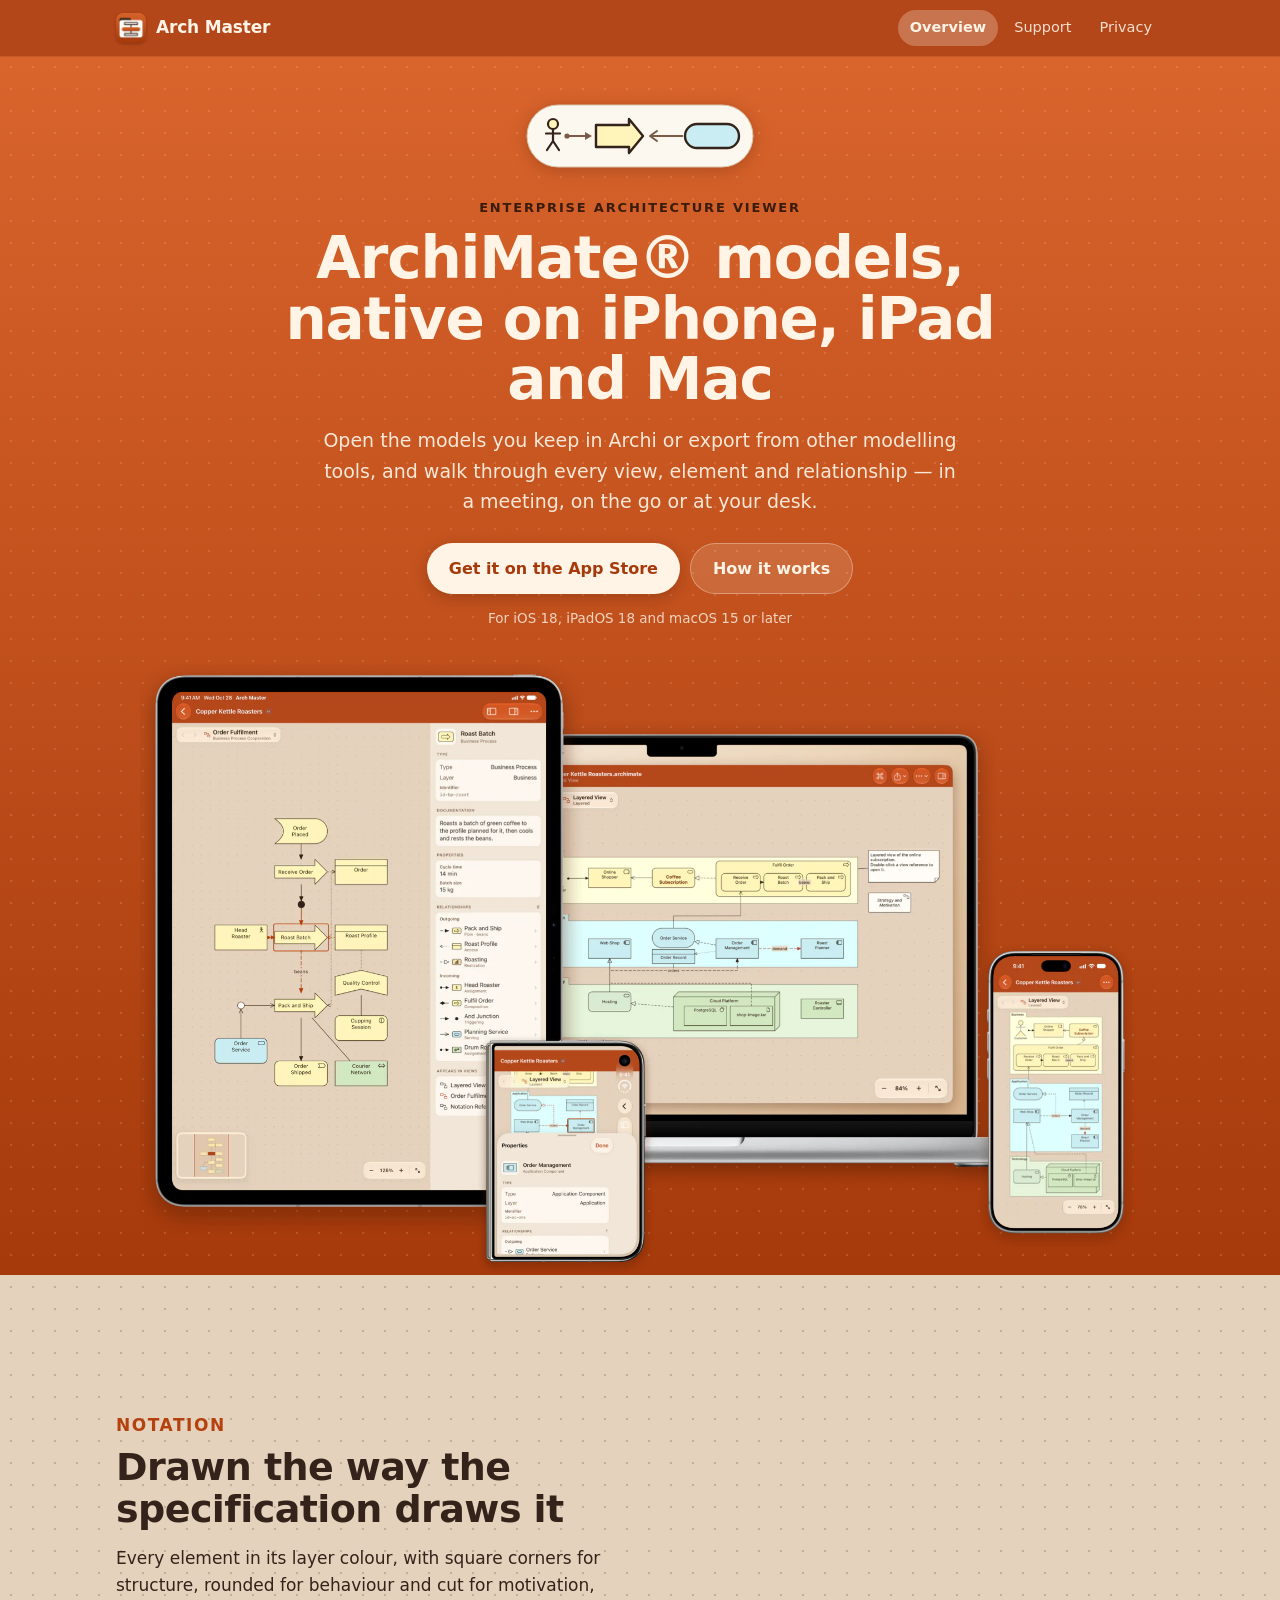
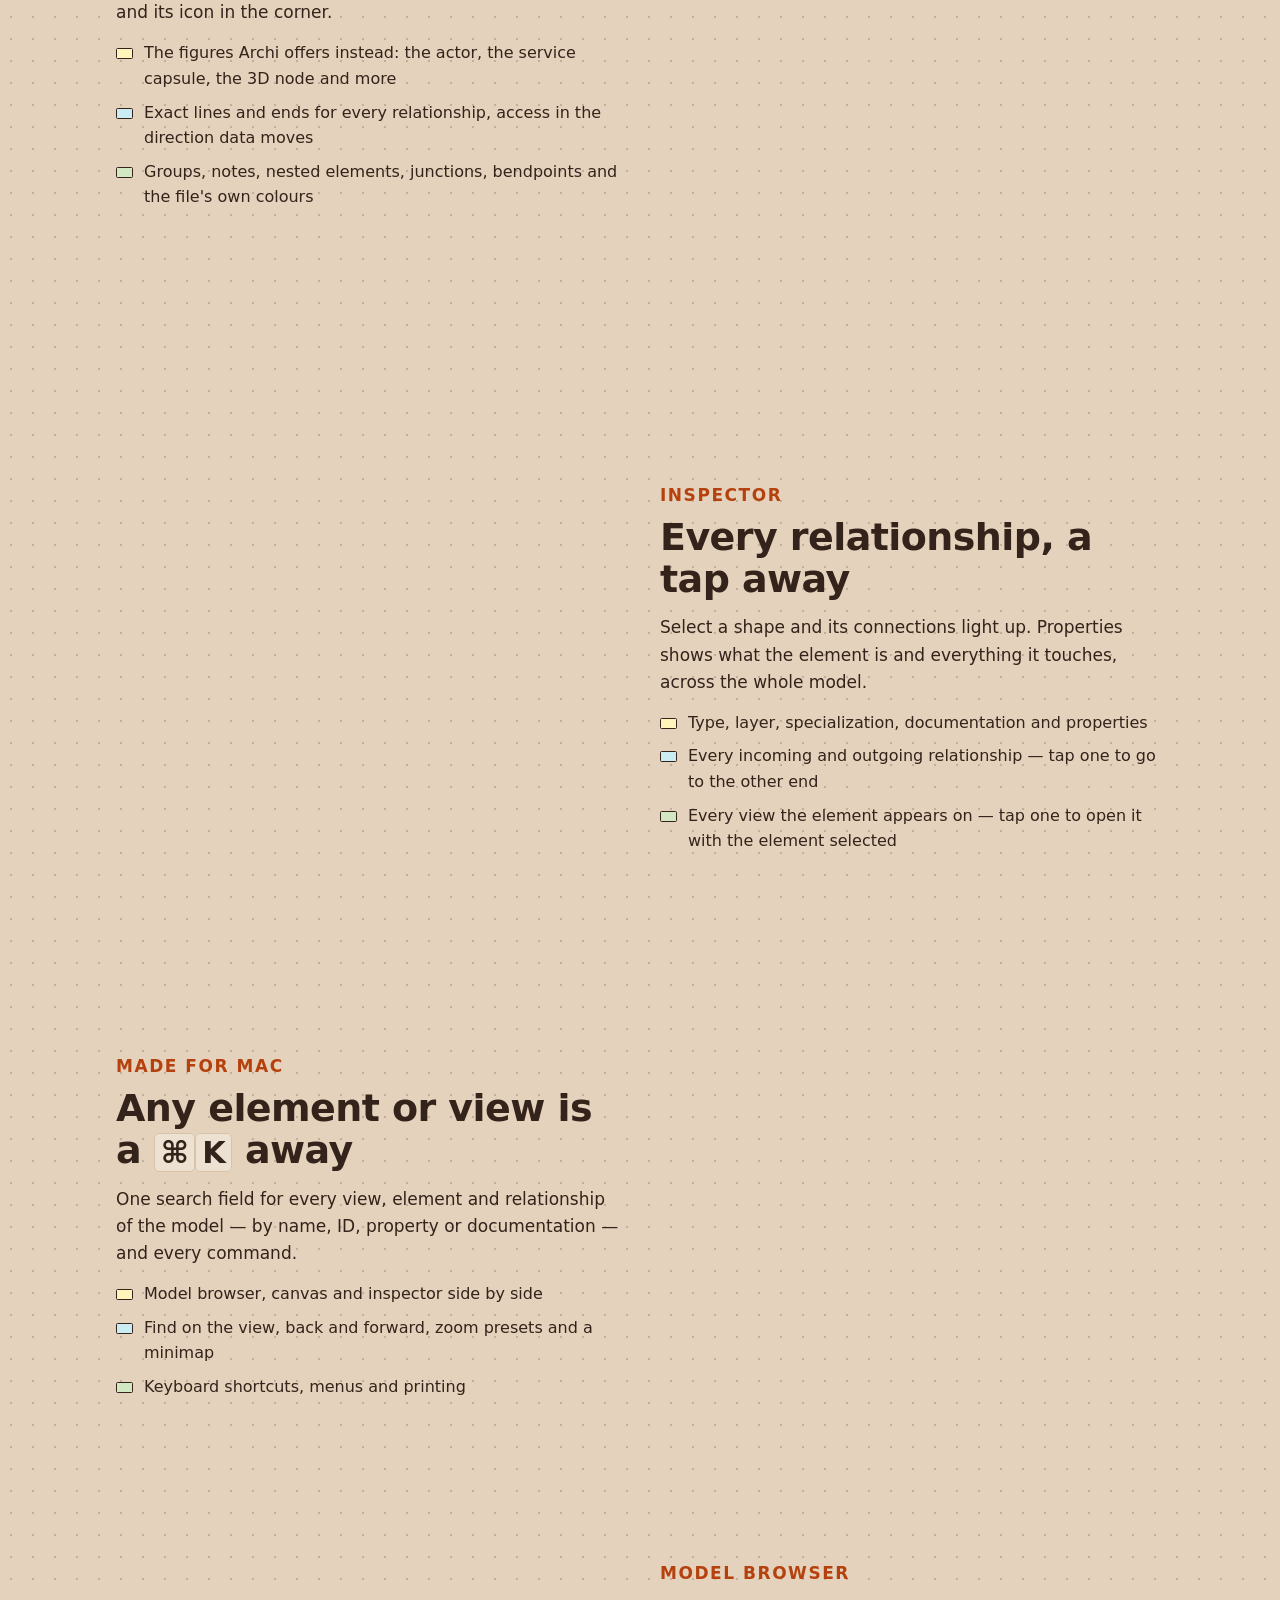
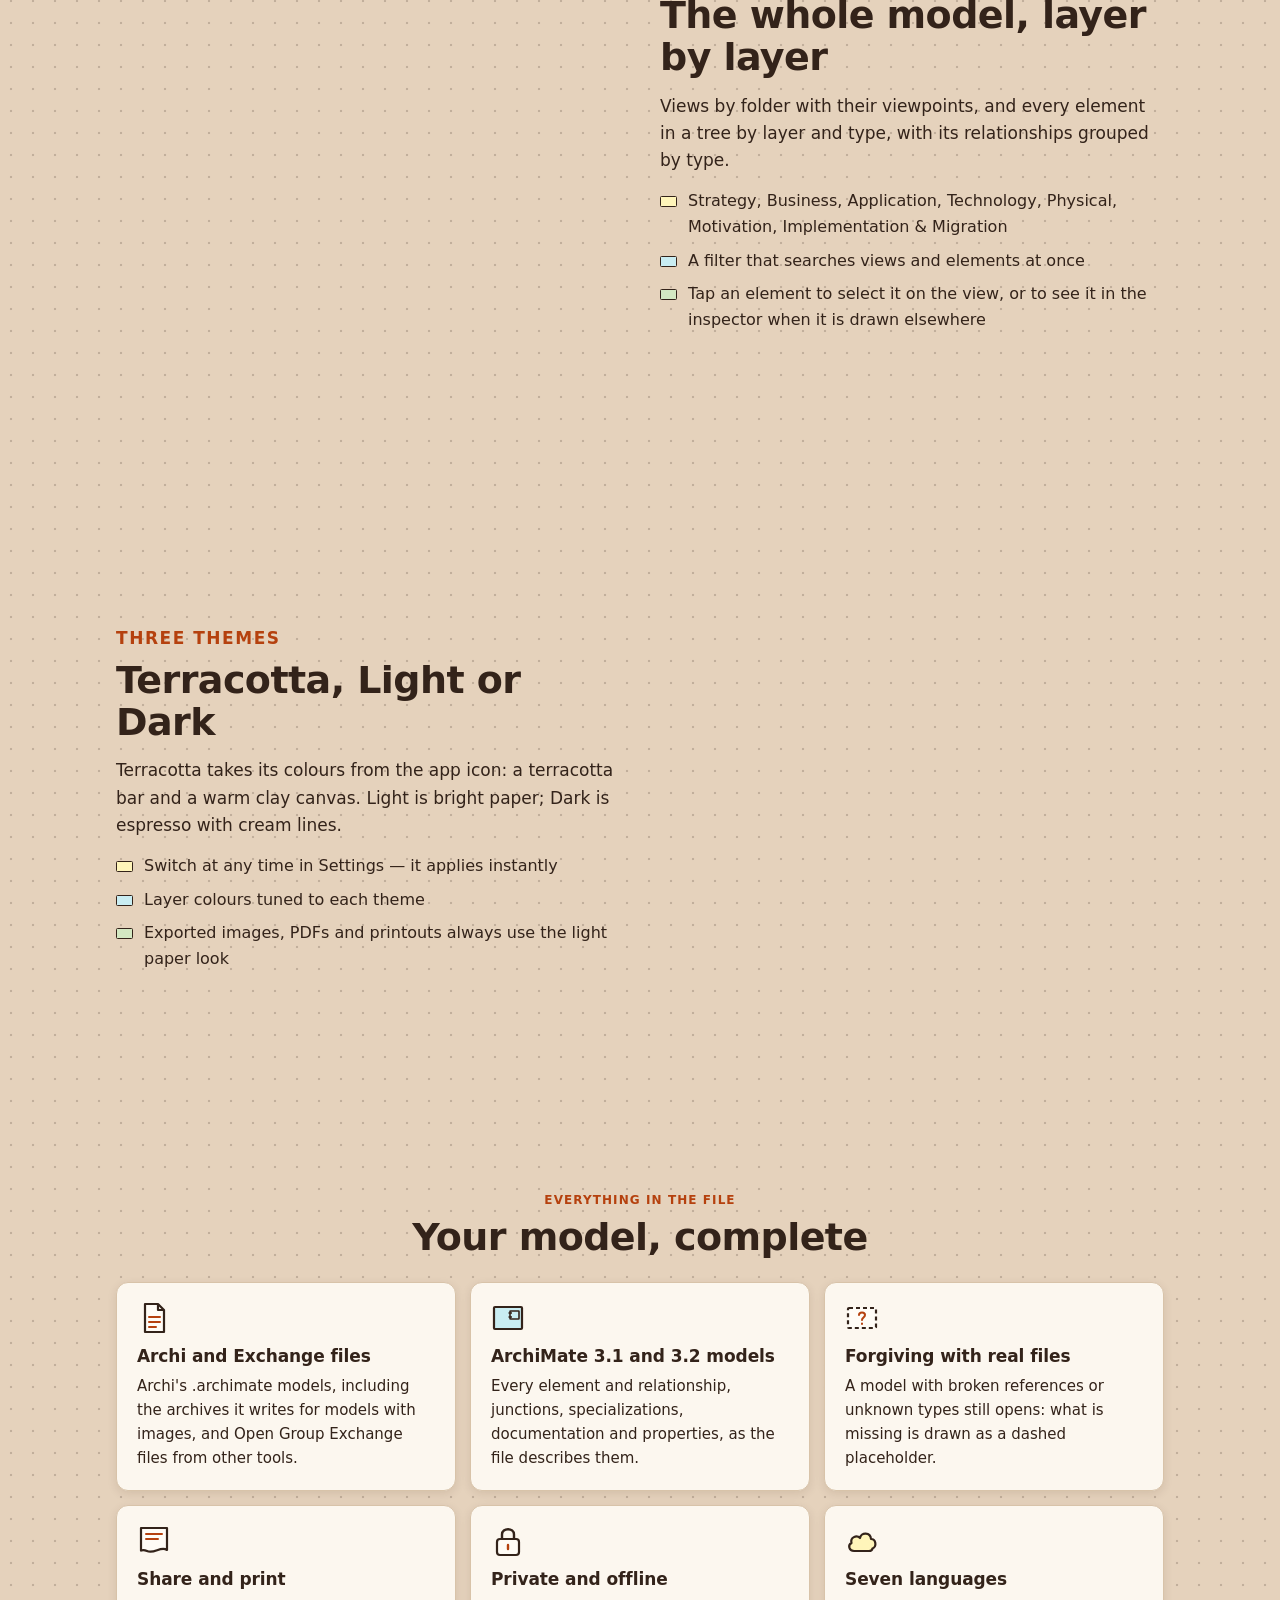
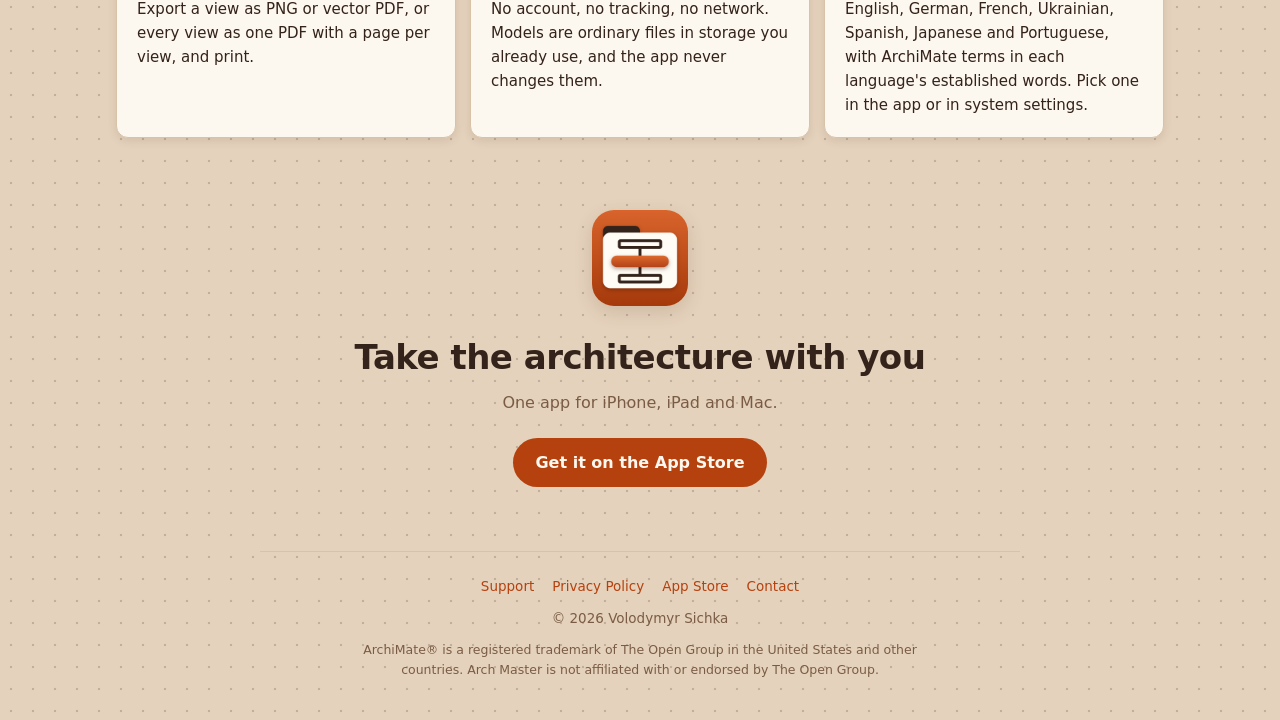
<file: index.html>
<!DOCTYPE html>
<html lang="en">
  <head>
    <meta charset="UTF-8" />
    <meta name="viewport" content="width=device-width, initial-scale=1" />
    <title>Arch Master</title>
    <meta http-equiv="refresh" content="0; url=marketing.html" />
    <link rel="canonical" href="https://vybgss.github.io/arch-master-docs/marketing.html" />
    <link rel="icon" href="assets/favicon.ico" sizes="16x16 32x32 48x48" />
    <link rel="icon" type="image/png" sizes="64x64" href="assets/favicon.png" media="(prefers-color-scheme: light)" />
    <link rel="icon" type="image/png" sizes="64x64" href="assets/favicon-dark.png" media="(prefers-color-scheme: dark)" />
    <link rel="apple-touch-icon" sizes="180x180" href="assets/apple-touch-icon.png" />
    <link rel="manifest" href="site.webmanifest" />
  </head>
  <body>
    <p><a href="marketing.html">Arch Master</a></p>
  </body>
</html>
</file>
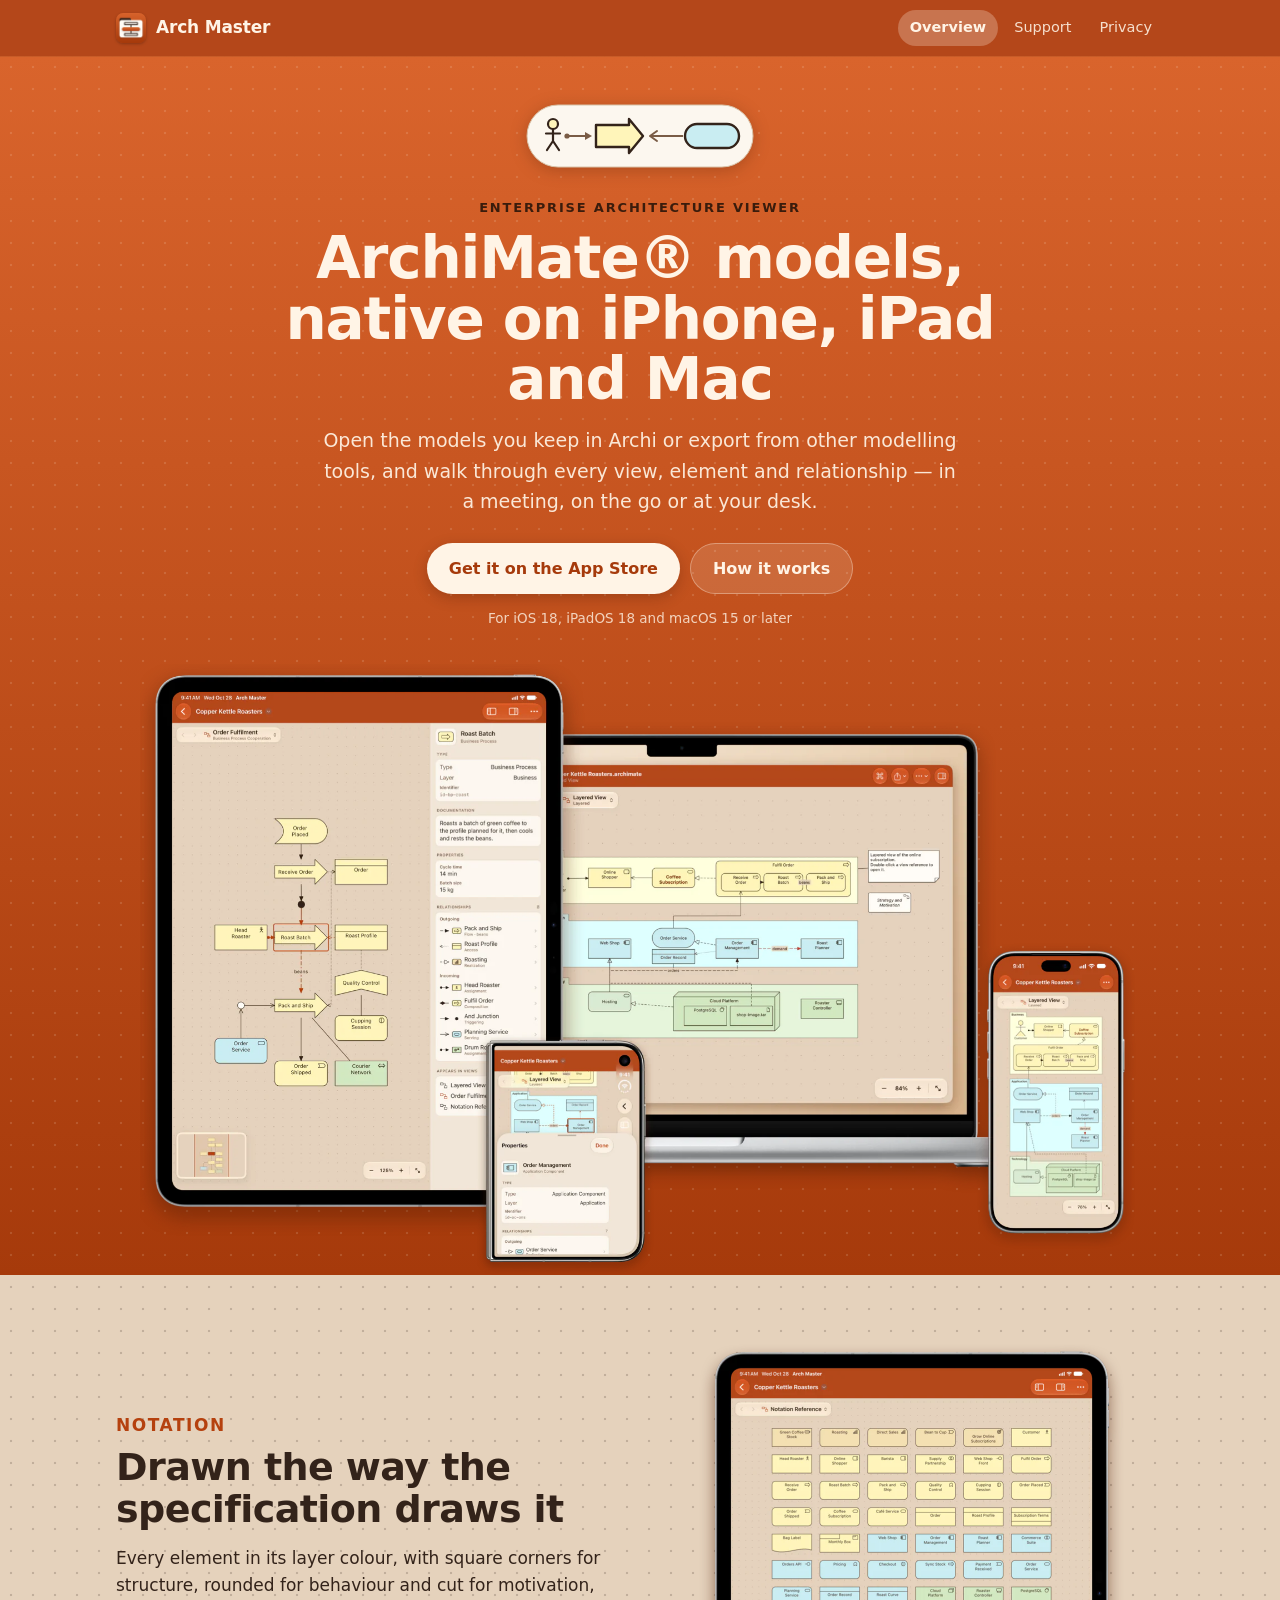
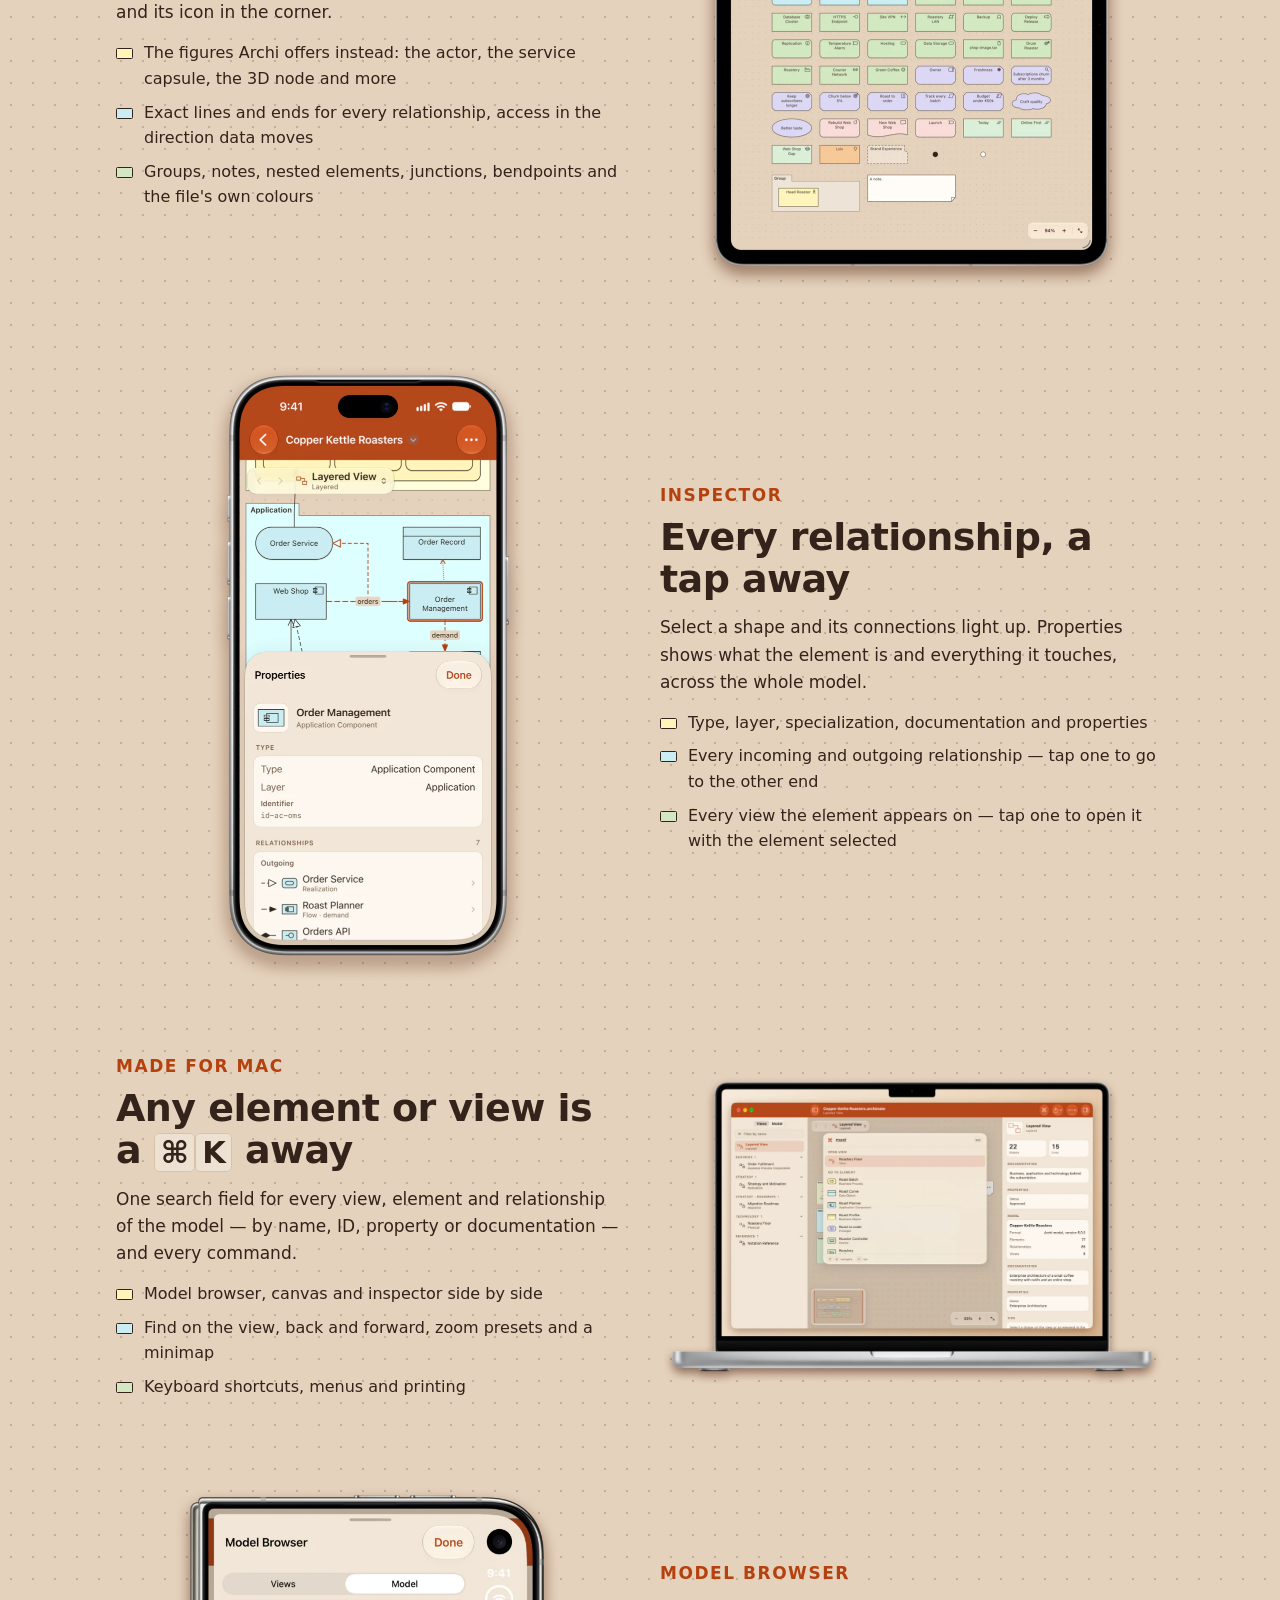
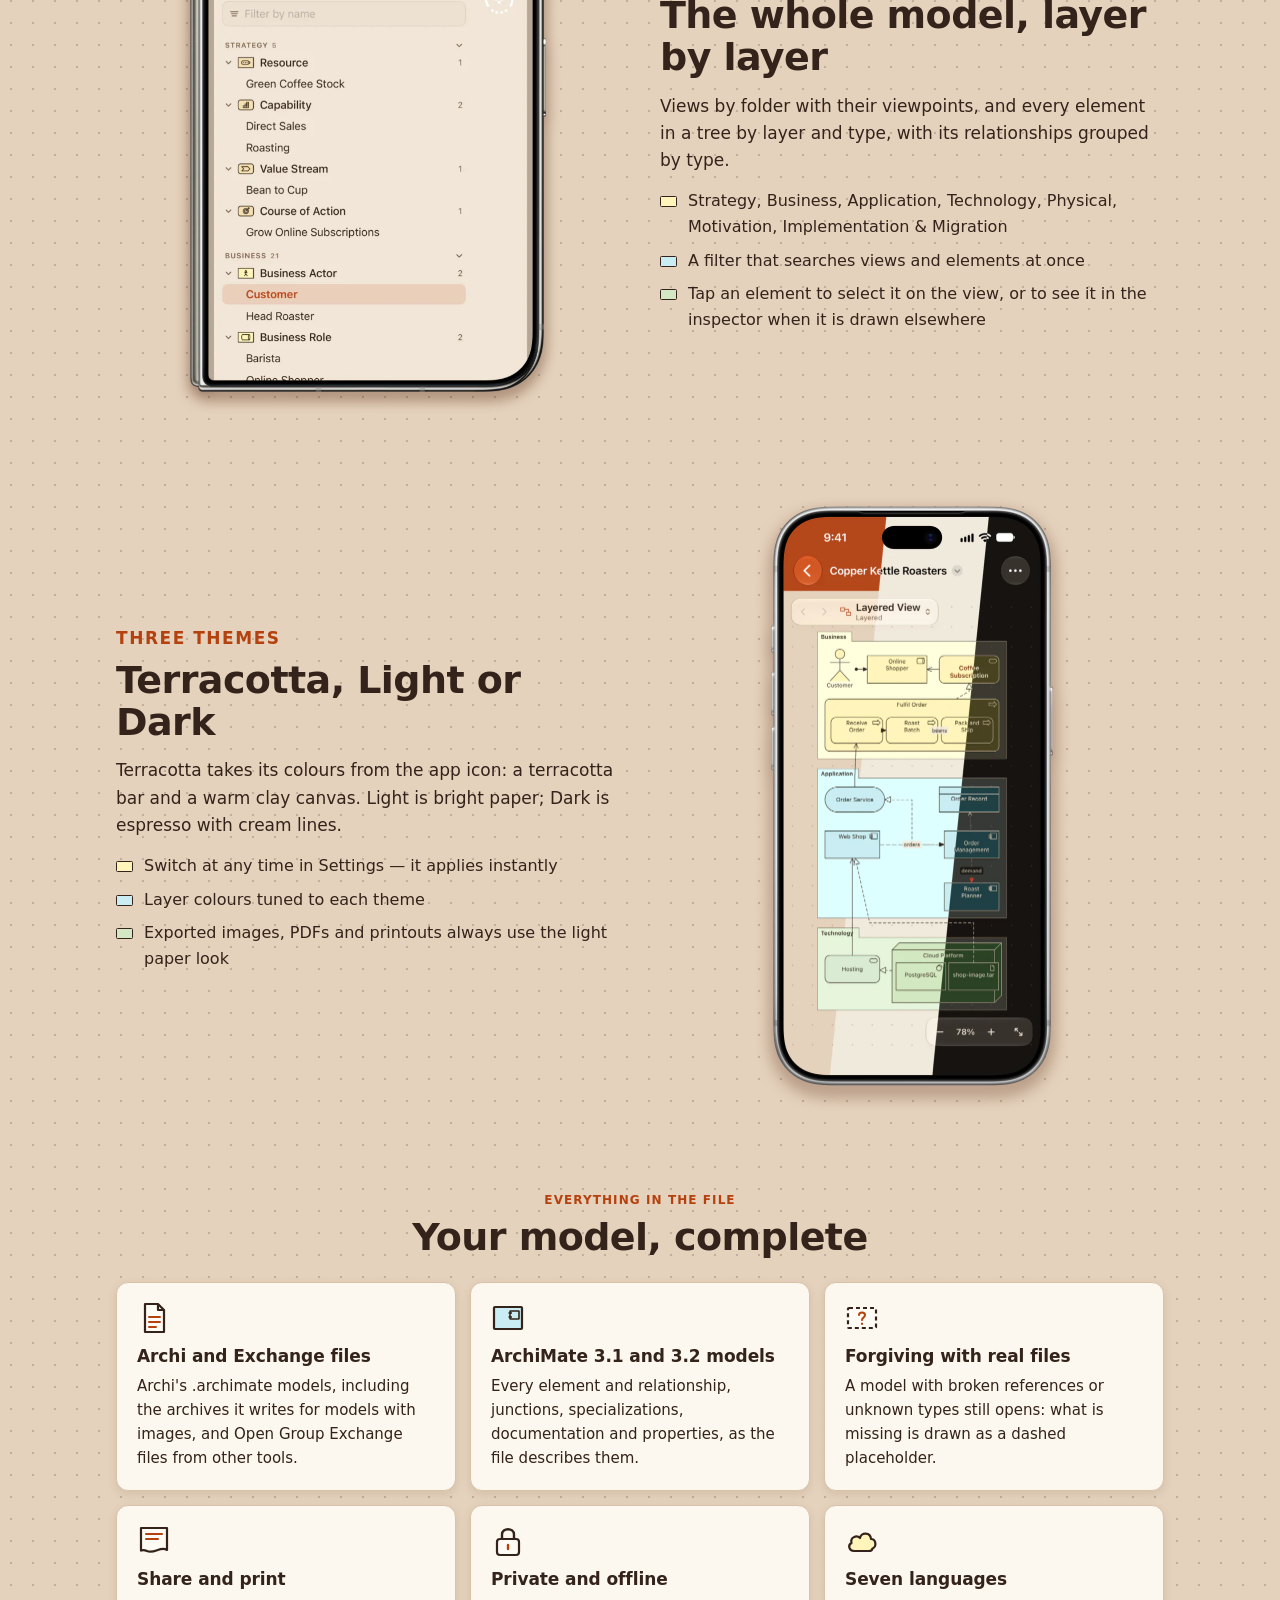
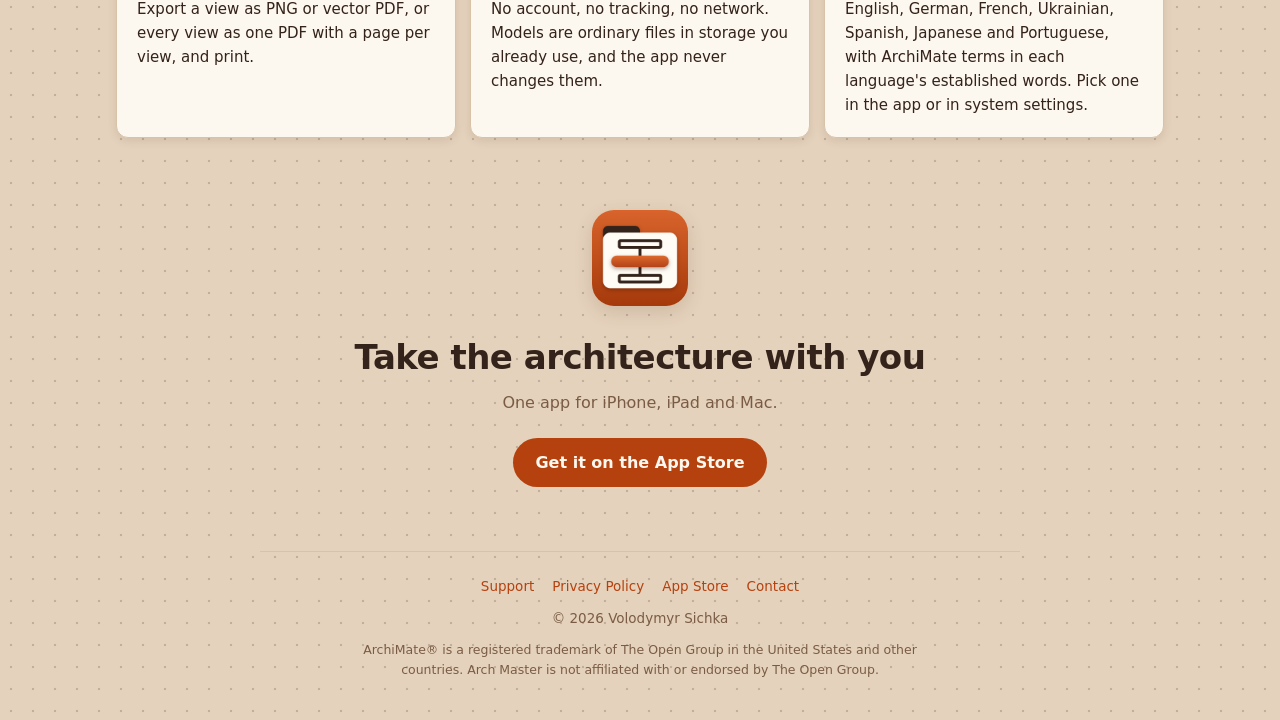
<file: marketing.html>
<!DOCTYPE html>
<html lang="en">

<head>
  <meta charset="UTF-8" />
  <meta name="viewport" content="width=device-width, initial-scale=1, viewport-fit=cover" />
  <title>Arch Master — a viewer for ArchiMate® models on iPhone, iPad and Mac</title>
  <meta name="description"
    content="Arch Master opens ArchiMate models from Archi and other modelling tools on iPhone, iPad and Mac. Every view drawn to the spec, every relationship a tap away." />
  <meta name="theme-color" content="#b4471a" media="(prefers-color-scheme: light)" />
  <meta name="theme-color" content="#1c1814" media="(prefers-color-scheme: dark)" />
  <meta property="og:type" content="website" />
  <meta property="og:title" content="Arch Master — your architecture on iPhone, iPad and Mac" />
  <meta property="og:description"
    content="A native viewer for ArchiMate models. Every view drawn to the spec, every relationship a tap away." />
  <meta property="og:image" content="https://vybgss.github.io/arch-master-docs/assets/og-image.jpg" />
  <meta name="twitter:card" content="summary_large_image" />
  <meta name="apple-itunes-app" content="app-id=6828023775" />
  <link rel="icon" href="assets/favicon.ico" sizes="16x16 32x32 48x48" />
  <link rel="icon" type="image/png" sizes="64x64" href="assets/favicon.png" media="(prefers-color-scheme: light)" />
  <link rel="icon" type="image/png" sizes="64x64" href="assets/favicon-dark.png" media="(prefers-color-scheme: dark)" />
  <link rel="apple-touch-icon" sizes="180x180" href="assets/apple-touch-icon.png" />
  <link rel="manifest" href="site.webmanifest" />
  <link rel="stylesheet" href="assets/site.css" />
</head>

<body>
  <header class="bar">
    <div class="bar-inner">
      <a class="brand" href="marketing.html"><img src="assets/icon.png" alt="" /><span>Arch Master</span></a>
      <nav class="nav" aria-label="Site">
        <a href="marketing.html" aria-current="page">Overview</a>
        <a href="support.html">Support</a>
        <a href="privacy-policy.html">Privacy</a>
      </nav>
    </div>
  </header>

  <main>
    <section class="hero">
      <div class="hero-inner">
        <!-- A fragment of a layered view as the app draws it: an actor assigned to a business
             process that an application service serves. -->
        <svg class="flow" viewBox="0 0 228 64" role="img" aria-label="A business actor assigned to a business process, served by an application service">
          <rect x="1" y="1" width="226" height="62" rx="31" style="fill: var(--card); stroke: var(--hairline)" />
          <g class="shape-ink" fill="none" stroke-width="2.2" stroke-linecap="round">
            <circle cx="27" cy="20" r="5" class="fill-business" />
            <path d="M27 25 V37 M20 29.5 H34 M27 37 L21 46 M27 37 L33 46" />
          </g>
          <circle cx="41" cy="32" r="2.6" style="fill: var(--muted)" />
          <line x1="41" y1="32" x2="60" y2="32" style="stroke: var(--muted)" stroke-width="2" />
          <polygon points="59,28 66,32 59,36" style="fill: var(--muted)" />
          <polygon points="70,21 103,21 103,15 117,32 103,49 103,43 70,43" class="fill-business shape-ink"
            stroke-width="2.4" stroke-linejoin="round" />
          <line x1="125" y1="32" x2="157" y2="32" style="stroke: var(--muted)" stroke-width="2" />
          <path d="M131 27 L124 32 L131 37" fill="none" style="stroke: var(--muted)" stroke-width="2"
            stroke-linejoin="round" stroke-linecap="round" />
          <rect x="159" y="20" width="54" height="24" rx="12" class="fill-application shape-ink" stroke-width="2.4" />
        </svg>

        <p class="kicker">Enterprise architecture viewer</p>
        <h1>ArchiMate® models, native on iPhone, iPad and Mac</h1>
        <p class="lede">
          Open the models you keep in Archi or export from other modelling tools, and walk
          through every view, element and relationship — in a meeting, on the go or at your
          desk.
        </p>
        <div class="actions">
          <a class="button primary" href="https://apps.apple.com/app/id6828023775">Get it on the App Store</a>
          <a class="button ghost" href="support.html">How it works</a>
        </div>
        <p class="requires">For iOS 18, iPadOS 18 and macOS 15 or later</p>

        <img class="devices" src="assets/img/hero-devices.webp" width="1800" height="1112"
          alt="Arch Master on iPad, MacBook, iPhone and iPhone Duo, showing the layered view and the business process of an example model with the inspector, in the Terracotta theme" />
      </div>
    </section>

    <div class="wide">
      <section class="feature">
        <div class="feature-text">
          <p class="label">Notation</p>
          <h2>Drawn the way the specification draws it</h2>
          <p>
            Every element in its layer colour, with square corners for structure, rounded for
            behaviour and cut for motivation, and its icon in the corner.
          </p>
          <ul class="layered">
            <li>The figures Archi offers instead: the actor, the service capsule, the 3D node and more</li>
            <li>Exact lines and ends for every relationship, access in the direction data moves</li>
            <li>Groups, notes, nested elements, junctions, bendpoints and the file's own colours</li>
          </ul>
        </div>
        <div class="feature-art">
          <img class="tablet" src="assets/img/ipad-notation.webp" width="860" height="1102" loading="lazy"
            alt="iPad showing a reference view with every ArchiMate element type, from strategy to implementation and migration" />
        </div>
      </section>

      <section class="feature flip">
        <div class="feature-text">
          <p class="label">Inspector</p>
          <h2>Every relationship, a tap away</h2>
          <p>
            Select a shape and its connections light up. Properties shows what the element is
            and everything it touches, across the whole model.
          </p>
          <ul class="layered">
            <li>Type, layer, specialization, documentation and properties</li>
            <li>Every incoming and outgoing relationship — tap one to go to the other end</li>
            <li>Every view the element appears on — tap one to open it with the element selected</li>
          </ul>
        </div>
        <div class="feature-art">
          <img class="phone" src="assets/img/phone-inspect.webp" width="640" height="1237" loading="lazy"
            alt="iPhone showing the Order Management application component selected, with its properties and relationships in a sheet" />
        </div>
      </section>

      <section class="feature">
        <div class="feature-text">
          <p class="label">Made for Mac</p>
          <h2>Any element or view is a <kbd>⌘</kbd><kbd>K</kbd> away</h2>
          <p>
            One search field for every view, element and relationship of the model — by name,
            ID, property or documentation — and every command.
          </p>
          <ul class="layered">
            <li>Model browser, canvas and inspector side by side</li>
            <li>Find on the view, back and forward, zoom presets and a minimap</li>
            <li>Keyboard shortcuts, menus and printing</li>
          </ul>
        </div>
        <div class="feature-art">
          <img class="laptop" src="assets/img/mac-palette.webp" width="1278" height="797" loading="lazy"
            alt="MacBook showing the command palette searching the model for roast" />
        </div>
      </section>

      <section class="feature flip">
        <div class="feature-text">
          <p class="label">Model browser</p>
          <h2>The whole model, layer by layer</h2>
          <p>
            Views by folder with their viewpoints, and every element in a tree by layer and
            type, with its relationships grouped by type.
          </p>
          <ul class="layered">
            <li>Strategy, Business, Application, Technology, Physical, Motivation, Implementation &amp; Migration</li>
            <li>A filter that searches views and elements at once</li>
            <li>Tap an element to select it on the view, or to see it in the inspector when it is drawn elsewhere</li>
          </ul>
        </div>
        <div class="feature-art">
          <img class="duo" src="assets/img/duo-browser.webp" width="700" height="947" loading="lazy"
            alt="iPhone Duo showing the model browser with elements grouped by layer and type" />
        </div>
      </section>

      <section class="feature">
        <div class="feature-text">
          <p class="label">Three themes</p>
          <h2>Terracotta, Light or Dark</h2>
          <p>
            Terracotta takes its colours from the app icon: a terracotta bar and a warm clay
            canvas. Light is bright paper; Dark is espresso with cream lines.
          </p>
          <ul class="layered">
            <li>Switch at any time in Settings — it applies instantly</li>
            <li>Layer colours tuned to each theme</li>
            <li>Exported images, PDFs and printouts always use the light paper look</li>
          </ul>
        </div>
        <div class="feature-art">
          <img class="phone" src="assets/img/phone-themes.webp" width="640" height="1237" loading="lazy"
            alt="iPhone showing the same layered view split diagonally into the Terracotta, Light and Dark themes" />
        </div>
      </section>

      <section>
        <div class="section-head">
          <p class="label">Everything in the file</p>
          <h2>Your model, complete</h2>
        </div>
        <div class="grid">
          <div class="card">
            <svg class="glyph" viewBox="0 0 34 34" aria-hidden="true">
              <path d="M8 3 H21 L27 9 V31 H8 Z" class="shape-fill shape-ink" stroke-width="2.2"
                stroke-linejoin="round" />
              <path d="M21 3 V9 H27" fill="none" class="shape-ink" stroke-width="2.2" stroke-linejoin="round" />
              <path d="M12 16 H23 M12 21 H23 M12 26 H19" class="shape-accent" stroke-width="2" stroke-linecap="round" />
            </svg>
            <h3>Archi and Exchange files</h3>
            <p>Archi's .archimate models, including the archives it writes for models with
              images, and Open Group Exchange files from other tools.</p>
          </div>
          <div class="card">
            <svg class="glyph" viewBox="0 0 34 34" aria-hidden="true">
              <rect x="3" y="6" width="28" height="22" rx="1" class="fill-application shape-ink" stroke-width="2.2" />
              <rect x="19" y="10" width="9" height="8" rx="0.5" fill="none" class="shape-ink" stroke-width="1.6" />
              <path d="M17.5 12 H21 M17.5 16 H21" class="shape-ink" stroke-width="1.6" />
            </svg>
            <h3>ArchiMate 3.1 and 3.2 models</h3>
            <p>Every element and relationship, junctions, specializations, documentation and
              properties, as the file describes them.</p>
          </div>
          <div class="card">
            <svg class="glyph" viewBox="0 0 34 34" aria-hidden="true">
              <rect x="3" y="7" width="28" height="20" rx="1" class="shape-fill shape-ink" stroke-width="2.2"
                stroke-dasharray="4 3" />
              <path d="M14 14 C14 10.5 20 10.5 20 14 C20 16.5 17 16.5 17 19 M17 22.5 V23" fill="none"
                class="shape-accent" stroke-width="2" stroke-linecap="round" />
            </svg>
            <h3>Forgiving with real files</h3>
            <p>A model with broken references or unknown types still opens: what is missing is
              drawn as a dashed placeholder.</p>
          </div>
          <div class="card">
            <svg class="glyph" viewBox="0 0 34 34" aria-hidden="true">
              <path d="M4 4 H30 V26 C24 21.5 17 30.5 10 27 C7.5 25.8 5.5 25.8 4 26.6 Z" class="shape-fill shape-ink"
                stroke-width="2.2" stroke-linejoin="round" />
              <path d="M9 10 H25 M9 15 H21" class="shape-accent" stroke-width="2" stroke-linecap="round" />
            </svg>
            <h3>Share and print</h3>
            <p>Export a view as PNG or vector PDF, or every view as one PDF with a page per view,
              and print.</p>
          </div>
          <div class="card">
            <svg class="glyph" viewBox="0 0 34 34" aria-hidden="true">
              <path d="M11 15 V10.5 C11 3.5 23 3.5 23 10.5 V15" fill="none" class="shape-ink" stroke-width="2.4" />
              <rect x="6" y="15" width="22" height="16" rx="3" class="shape-fill shape-ink" stroke-width="2.2" />
              <path d="M17 21 V25" class="shape-accent" stroke-width="2.4" stroke-linecap="round" />
            </svg>
            <h3>Private and offline</h3>
            <p>No account, no tracking, no network. Models are ordinary files in storage you
              already use, and the app never changes them.</p>
          </div>
          <div class="card">
            <svg class="glyph" viewBox="0 0 34 34" aria-hidden="true">
              <path d="M9 27 C4 27 2.5 21 6.5 19 C5 13.5 11.5 10.5 15 14 C16 8 25.5 8 26 15 C31 15 32 22.5 27.5 24.5 C27 27 25 27 24 27 Z"
                class="fill-business shape-ink" stroke-width="2.2" stroke-linejoin="round" />
            </svg>
            <h3>Seven languages</h3>
            <p>English, German, French, Ukrainian, Spanish, Japanese and Portuguese, with
              ArchiMate terms in each language's established words. Pick one in the app or in
              system settings.</p>
          </div>
        </div>
      </section>

      <section class="closing">
        <picture>
          <source srcset="assets/icon-dark.png" media="(prefers-color-scheme: dark)" />
          <img src="assets/icon.png" width="96" height="96" alt="Arch Master app icon" />
        </picture>
        <h2>Take the architecture with you</h2>
        <p>One app for iPhone, iPad and Mac.</p>
        <a class="button solid" href="https://apps.apple.com/app/id6828023775">Get it on the App Store</a>
      </section>
    </div>
  </main>

  <footer class="foot">
    <nav aria-label="Footer">
      <a href="support.html">Support</a>
      <a href="privacy-policy.html">Privacy Policy</a>
      <a href="https://apps.apple.com/app/id6828023775">App Store</a>
      <a href="mailto:volodymyr.sichka@gmail.com">Contact</a>
    </nav>
    <p>© 2026 Volodymyr Sichka</p>
    <p class="legal">ArchiMate® is a registered trademark of The Open Group in the United States and
      other countries. Arch Master is not affiliated with or endorsed by The Open Group.</p>
  </footer>
</body>

</html>
</file>
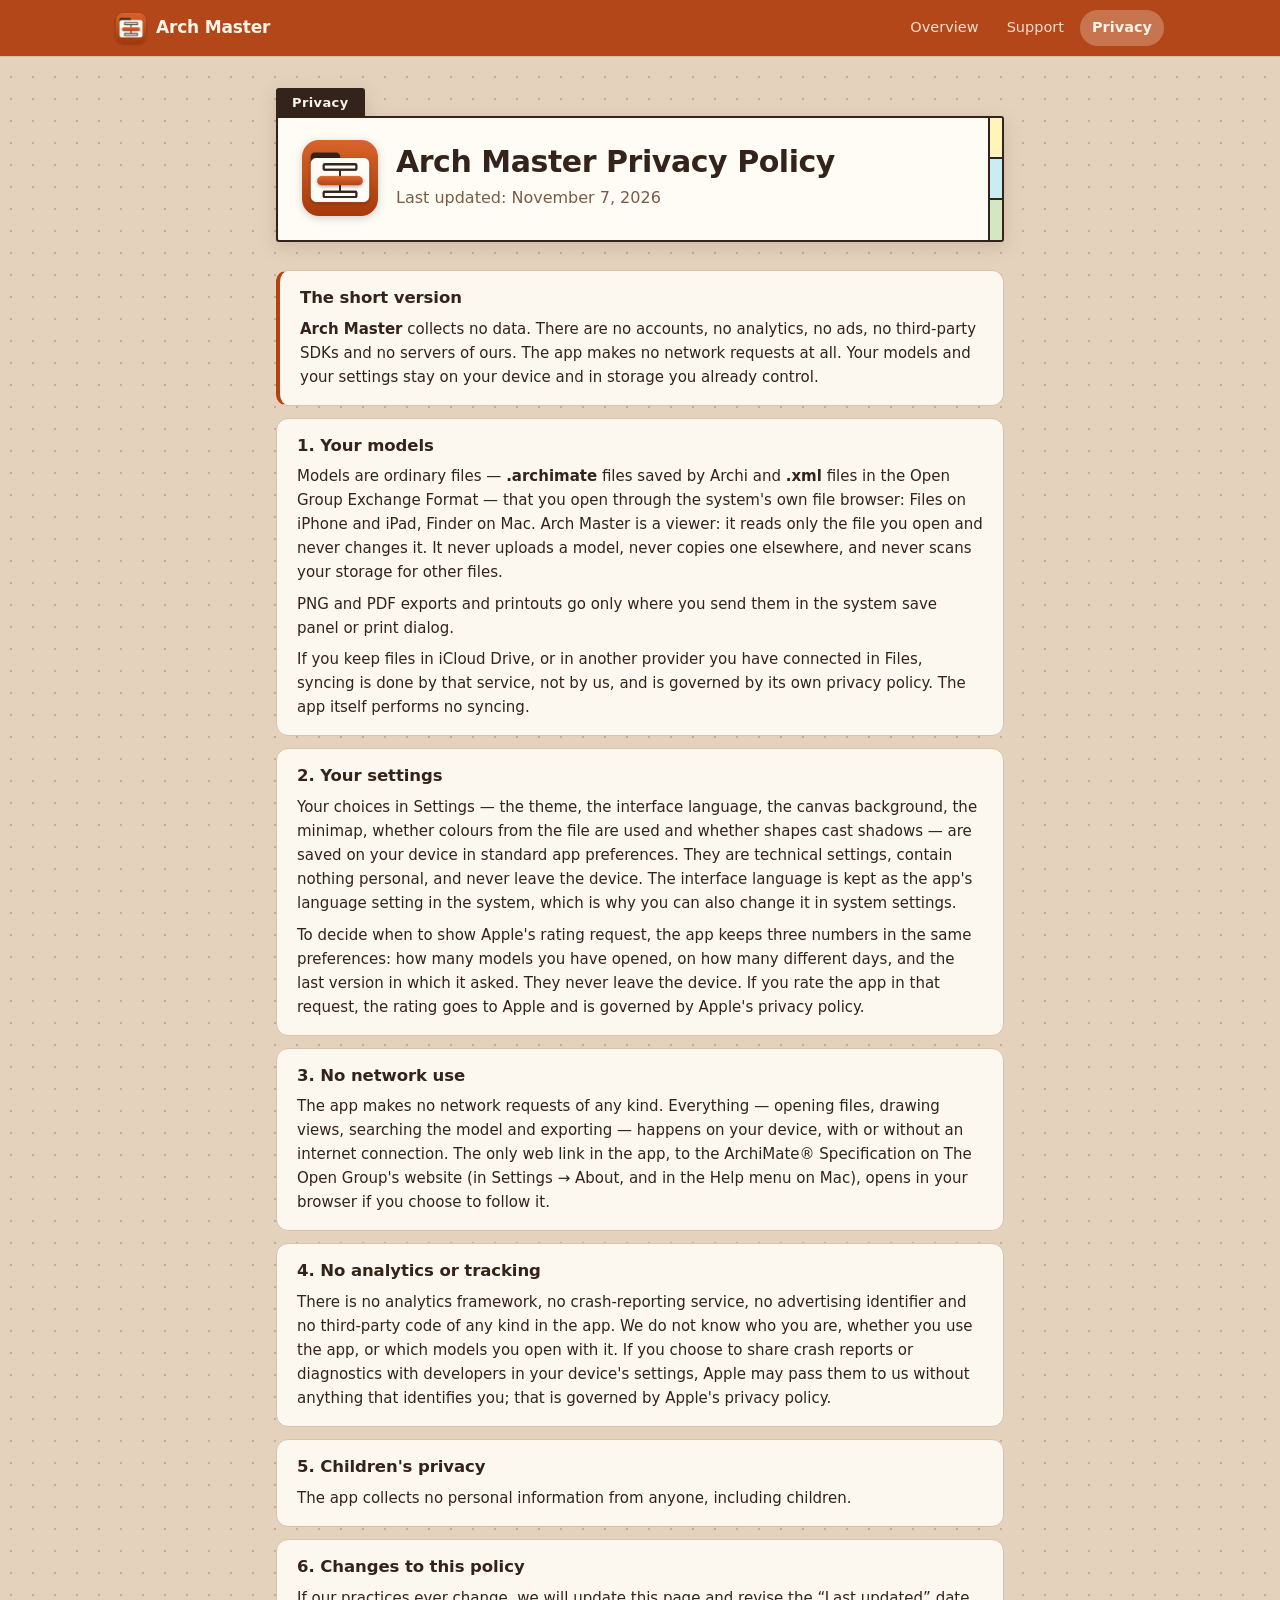
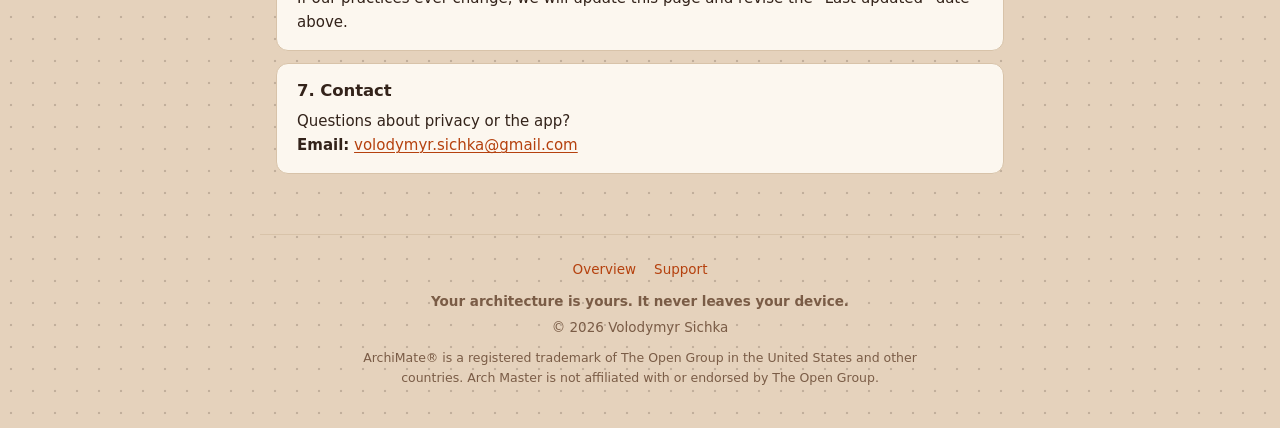
<file: privacy-policy.html>
<!DOCTYPE html>
<html lang="en">

<head>
  <meta charset="UTF-8" />
  <meta name="viewport" content="width=device-width, initial-scale=1, viewport-fit=cover" />
  <title>Arch Master — Privacy Policy</title>
  <meta name="description" content="Arch Master collects no data: no accounts, no analytics, no tracking and no network use. Your architecture models stay on your device." />
  <meta name="theme-color" content="#b4471a" media="(prefers-color-scheme: light)" />
  <meta name="theme-color" content="#1c1814" media="(prefers-color-scheme: dark)" />
  <link rel="icon" href="assets/favicon.ico" sizes="16x16 32x32 48x48" />
  <link rel="icon" type="image/png" sizes="64x64" href="assets/favicon.png" media="(prefers-color-scheme: light)" />
  <link rel="icon" type="image/png" sizes="64x64" href="assets/favicon-dark.png" media="(prefers-color-scheme: dark)" />
  <link rel="apple-touch-icon" sizes="180x180" href="assets/apple-touch-icon.png" />
  <link rel="manifest" href="site.webmanifest" />
  <link rel="stylesheet" href="assets/site.css" />
</head>

<body>
  <header class="bar">
    <div class="bar-inner">
      <a class="brand" href="marketing.html"><img src="assets/icon.png" alt="" /><span>Arch Master</span></a>
      <nav class="nav" aria-label="Site">
        <a href="marketing.html">Overview</a>
        <a href="support.html">Support</a>
        <a href="privacy-policy.html" aria-current="page">Privacy</a>
      </nav>
    </div>
  </header>

  <main class="page">
    <div class="group">
      <div class="group-tab" aria-hidden="true">Privacy</div>
      <div class="group-body">
        <div class="group-main">
          <picture>
            <source srcset="assets/icon-dark.png" media="(prefers-color-scheme: dark)" />
            <img src="assets/icon.png" width="76" height="76" alt="Arch Master app icon" />
          </picture>
          <div>
            <h1>Arch Master Privacy Policy</h1>
            <p>Last updated: November 7, 2026</p>
          </div>
        </div>
        <div class="group-layers" aria-hidden="true"><span></span><span></span><span></span></div>
      </div>
    </div>

    <div class="card short">
      <h2>The short version</h2>
      <p>
        <strong>Arch Master</strong> collects no data. There are no accounts, no analytics, no
        ads, no third-party SDKs and no servers of ours. The app makes no network requests at
        all. Your models and your settings stay on your device and in storage you already
        control.
      </p>
    </div>

    <div class="card">
      <h2>1. Your models</h2>
      <p>
        Models are ordinary files — <strong>.archimate</strong> files saved by Archi and
        <strong>.xml</strong> files in the Open Group Exchange Format — that you open through
        the system's own file browser: Files on iPhone and iPad, Finder on Mac. Arch Master is a
        viewer: it reads only the file you open and never changes it. It never uploads a model,
        never copies one elsewhere, and never scans your storage for other files.
      </p>
      <p>
        PNG and PDF exports and printouts go only where you send them in the system save panel
        or print dialog.
      </p>
      <p>
        If you keep files in iCloud Drive, or in another provider you have connected in Files,
        syncing is done by that service, not by us, and is governed by its own privacy policy.
        The app itself performs no syncing.
      </p>
    </div>

    <div class="card">
      <h2>2. Your settings</h2>
      <p>
        Your choices in Settings — the theme, the interface language, the canvas background,
        the minimap, whether colours from the file are used and whether shapes cast shadows —
        are saved on your device in standard app preferences. They are technical settings,
        contain nothing personal, and never leave the device. The interface language is kept as
        the app's language setting in the system, which is why you can also change it in system
        settings.
      </p>
      <p>
        To decide when to show Apple's rating request, the app keeps three numbers in the same
        preferences: how many models you have opened, on how many different days, and the last
        version in which it asked. They never leave the device. If you rate the app in that
        request, the rating goes to Apple and is governed by Apple's privacy policy.
      </p>
    </div>

    <div class="card">
      <h2>3. No network use</h2>
      <p>
        The app makes no network requests of any kind. Everything — opening files, drawing
        views, searching the model and exporting — happens on your device, with or without an
        internet connection. The only web link in the app, to the ArchiMate® Specification on
        The Open Group's website (in Settings → About, and in the Help menu on Mac), opens in
        your browser if you choose to follow it.
      </p>
    </div>

    <div class="card">
      <h2>4. No analytics or tracking</h2>
      <p>
        There is no analytics framework, no crash-reporting service, no advertising identifier
        and no third-party code of any kind in the app. We do not know who you are, whether you
        use the app, or which models you open with it. If you choose to share crash reports or
        diagnostics with developers in your device's settings, Apple may pass them to us
        without anything that identifies you; that is governed by Apple's privacy policy.
      </p>
    </div>

    <div class="card">
      <h2>5. Children's privacy</h2>
      <p>
        The app collects no personal information from anyone, including children.
      </p>
    </div>

    <div class="card">
      <h2>6. Changes to this policy</h2>
      <p>
        If our practices ever change, we will update this page and revise the
        “Last updated” date above.
      </p>
    </div>

    <div class="card" id="contact">
      <h2>7. Contact</h2>
      <p>
        Questions about privacy or the app?<br />
        <strong>Email:</strong>
        <a href="mailto:volodymyr.sichka@gmail.com?subject=Arch%20Master%20privacy">volodymyr.sichka@gmail.com</a>
      </p>
    </div>
  </main>

  <footer class="foot">
    <nav aria-label="Footer">
      <a href="marketing.html">Overview</a>
      <a href="support.html">Support</a>
    </nav>
    <p class="motto">Your architecture is yours. It never leaves your device.</p>
    <p>© 2026 Volodymyr Sichka</p>
    <p class="legal">ArchiMate® is a registered trademark of The Open Group in the United States and
      other countries. Arch Master is not affiliated with or endorsed by The Open Group.</p>
  </footer>
</body>

</html>
</file>
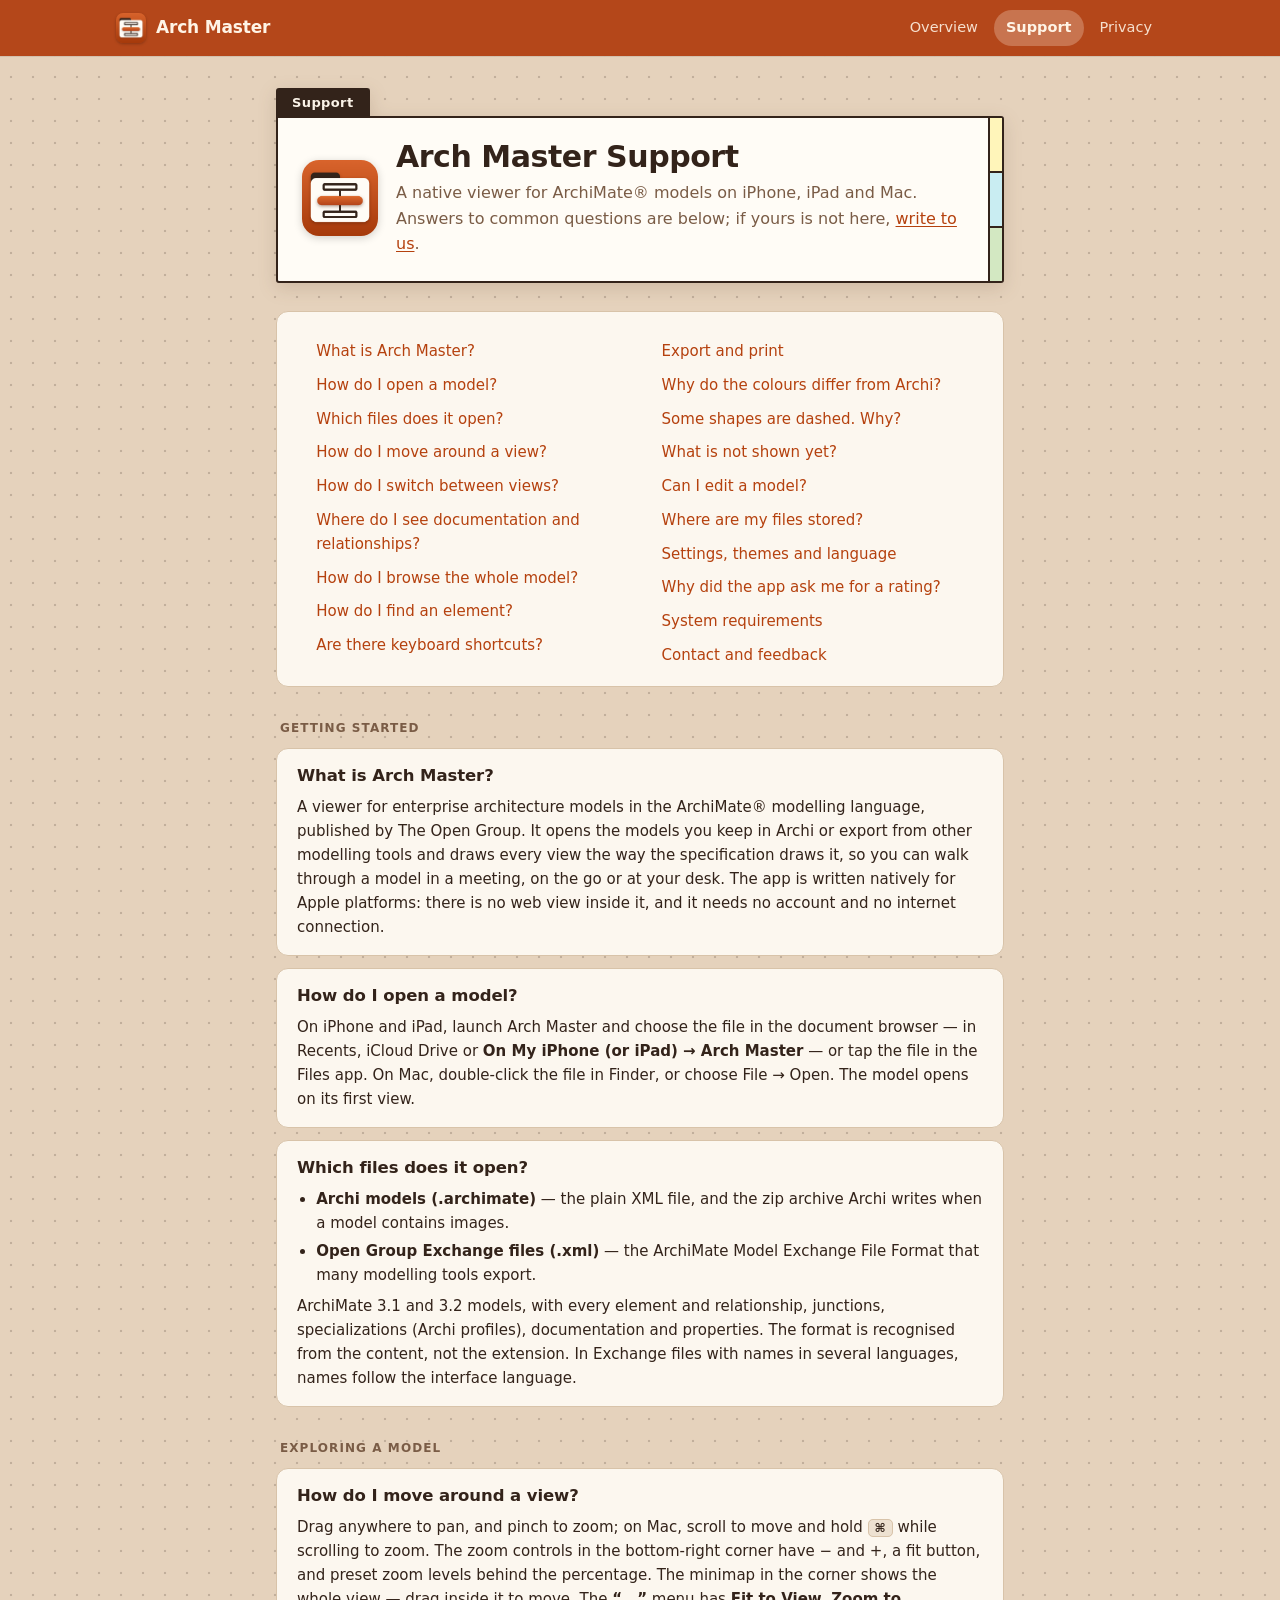
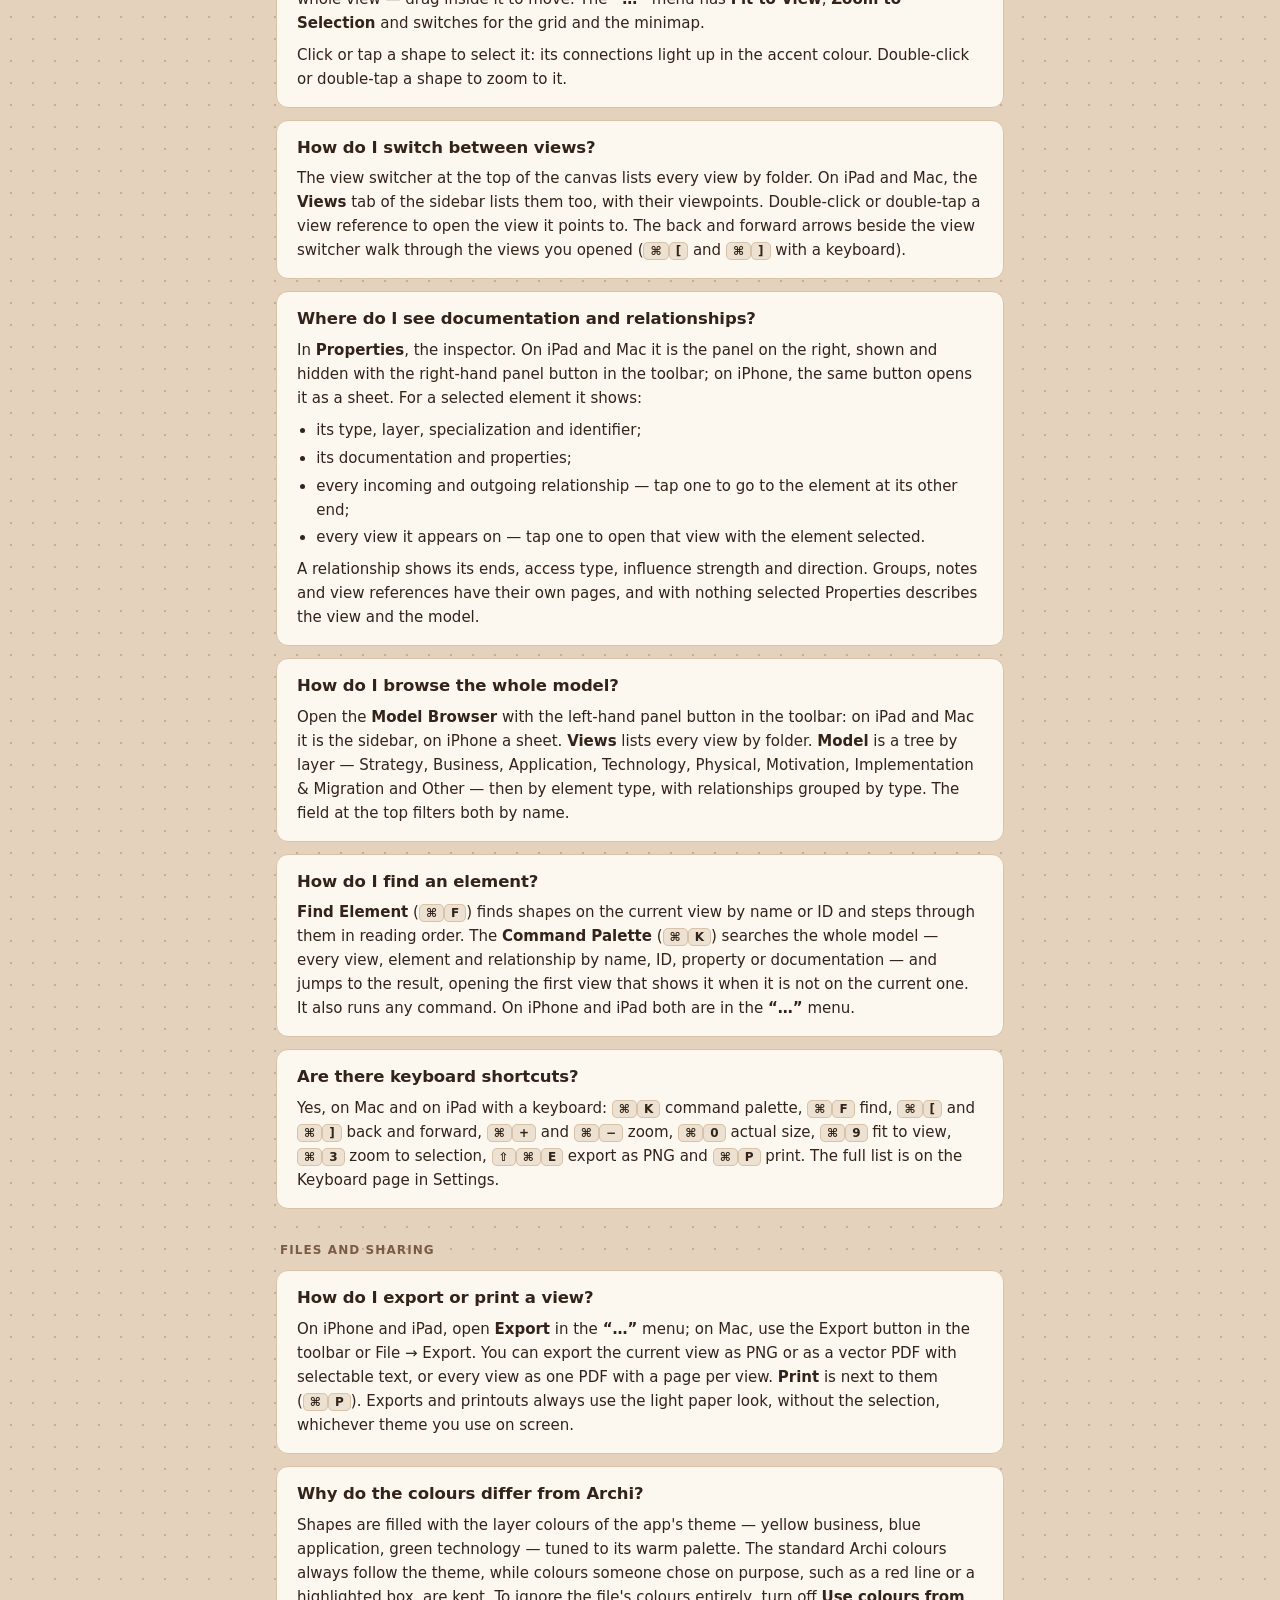
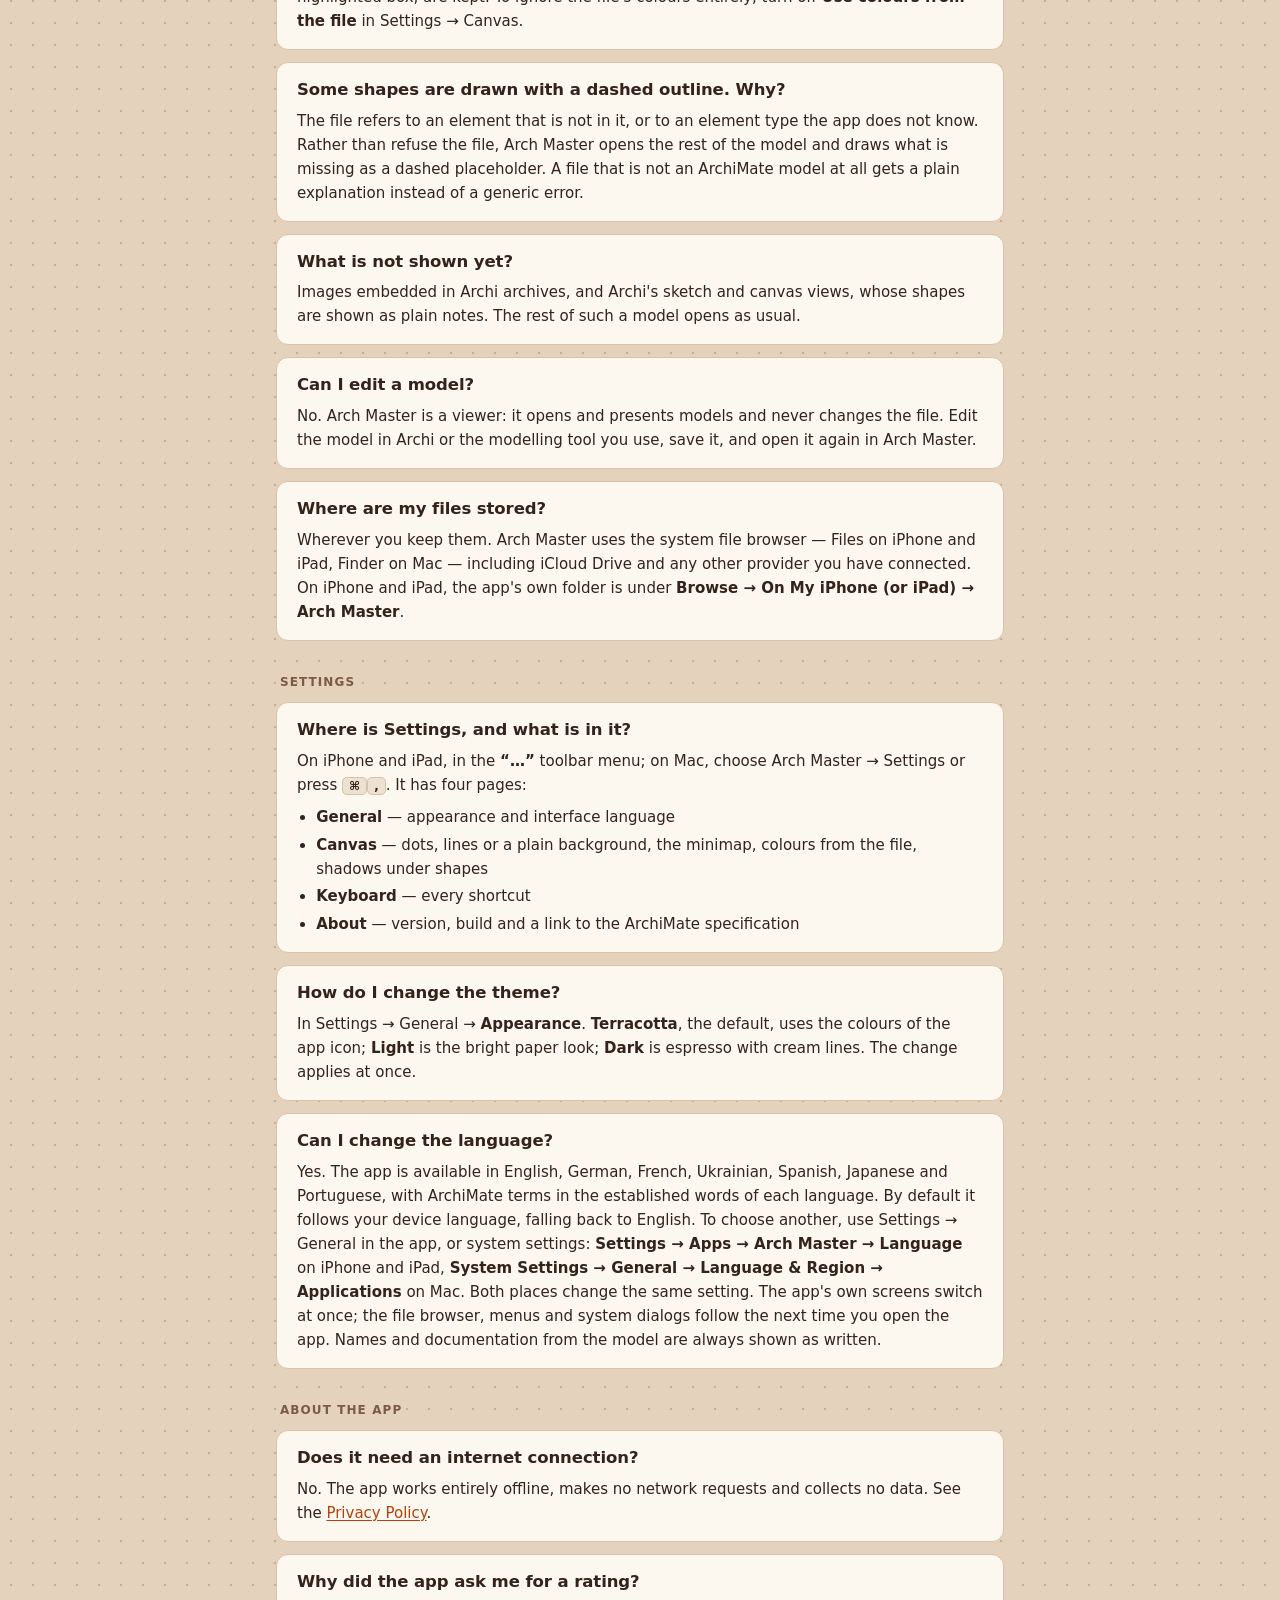
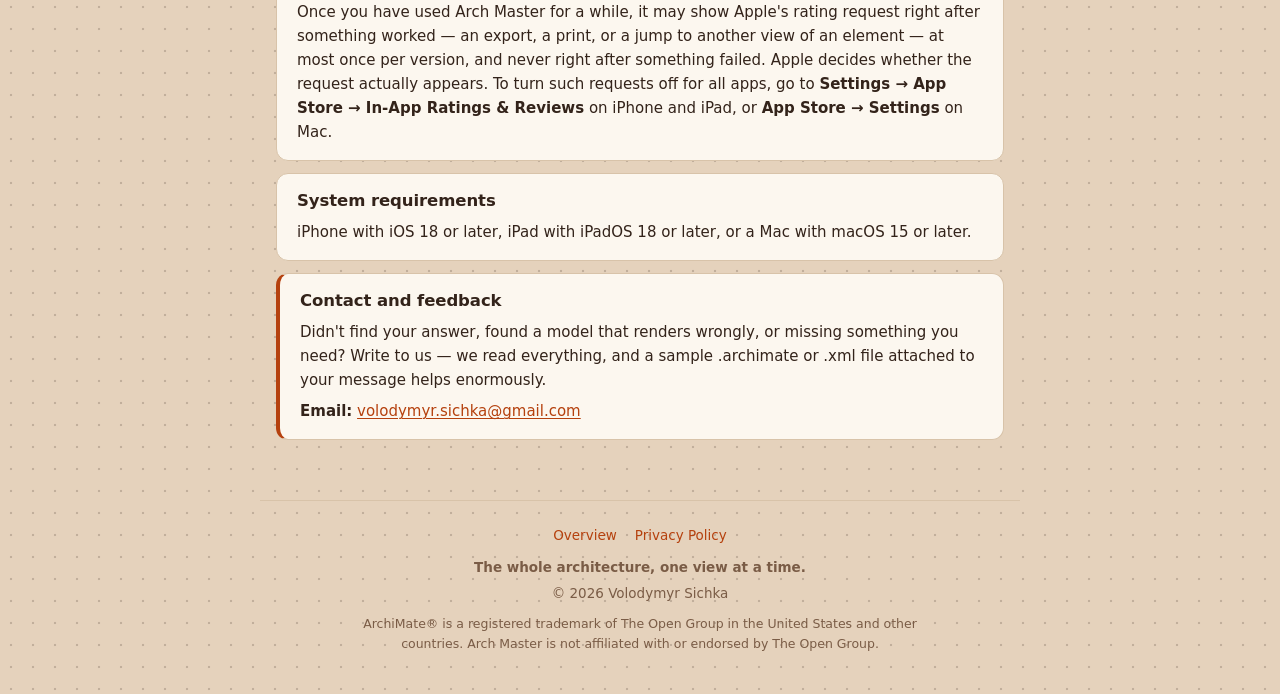
<file: support.html>
<!DOCTYPE html>
<html lang="en">

<head>
  <meta charset="UTF-8" />
  <meta name="viewport" content="width=device-width, initial-scale=1, viewport-fit=cover" />
  <title>Arch Master — Support</title>
  <meta name="description" content="Answers to common questions about Arch Master, the viewer for ArchiMate models on iPhone, iPad and Mac, and how to get in touch." />
  <meta name="theme-color" content="#b4471a" media="(prefers-color-scheme: light)" />
  <meta name="theme-color" content="#1c1814" media="(prefers-color-scheme: dark)" />
  <link rel="icon" href="assets/favicon.ico" sizes="16x16 32x32 48x48" />
  <link rel="icon" type="image/png" sizes="64x64" href="assets/favicon.png" media="(prefers-color-scheme: light)" />
  <link rel="icon" type="image/png" sizes="64x64" href="assets/favicon-dark.png" media="(prefers-color-scheme: dark)" />
  <link rel="apple-touch-icon" sizes="180x180" href="assets/apple-touch-icon.png" />
  <link rel="manifest" href="site.webmanifest" />
  <link rel="stylesheet" href="assets/site.css" />
</head>

<body>
  <header class="bar">
    <div class="bar-inner">
      <a class="brand" href="marketing.html"><img src="assets/icon.png" alt="" /><span>Arch Master</span></a>
      <nav class="nav" aria-label="Site">
        <a href="marketing.html">Overview</a>
        <a href="support.html" aria-current="page">Support</a>
        <a href="privacy-policy.html">Privacy</a>
      </nav>
    </div>
  </header>

  <main class="page">
    <div class="group">
      <div class="group-tab" aria-hidden="true">Support</div>
      <div class="group-body">
        <div class="group-main">
          <picture>
            <source srcset="assets/icon-dark.png" media="(prefers-color-scheme: dark)" />
            <img src="assets/icon.png" width="76" height="76" alt="Arch Master app icon" />
          </picture>
          <div>
            <h1>Arch Master Support</h1>
            <p>A native viewer for ArchiMate® models on iPhone, iPad and Mac. Answers to common
              questions are below; if yours is not here, <a href="#contact">write to us</a>.</p>
          </div>
        </div>
        <div class="group-layers" aria-hidden="true"><span></span><span></span><span></span></div>
      </div>
    </div>

    <div class="card">
      <ul class="toc">
        <li><a href="#what">What is Arch Master?</a></li>
        <li><a href="#open">How do I open a model?</a></li>
        <li><a href="#formats">Which files does it open?</a></li>
        <li><a href="#canvas">How do I move around a view?</a></li>
        <li><a href="#views">How do I switch between views?</a></li>
        <li><a href="#inspector">Where do I see documentation and relationships?</a></li>
        <li><a href="#browser">How do I browse the whole model?</a></li>
        <li><a href="#search">How do I find an element?</a></li>
        <li><a href="#keyboard">Are there keyboard shortcuts?</a></li>
        <li><a href="#export">Export and print</a></li>
        <li><a href="#colours">Why do the colours differ from Archi?</a></li>
        <li><a href="#placeholders">Some shapes are dashed. Why?</a></li>
        <li><a href="#not-shown">What is not shown yet?</a></li>
        <li><a href="#edit">Can I edit a model?</a></li>
        <li><a href="#files">Where are my files stored?</a></li>
        <li><a href="#settings">Settings, themes and language</a></li>
        <li><a href="#rating">Why did the app ask me for a rating?</a></li>
        <li><a href="#requirements">System requirements</a></li>
        <li><a href="#contact">Contact and feedback</a></li>
      </ul>
    </div>

    <h2 class="label">Getting started</h2>

    <div class="card" id="what">
      <h3>What is Arch Master?</h3>
      <p>
        A viewer for enterprise architecture models in the ArchiMate® modelling language,
        published by The Open Group. It opens the models you keep in Archi or export from other
        modelling tools and draws every view the way the specification draws it, so you can
        walk through a model in a meeting, on the go or at your desk. The app is written
        natively for Apple platforms: there is no web view inside it, and it needs no account
        and no internet connection.
      </p>
    </div>

    <div class="card" id="open">
      <h3>How do I open a model?</h3>
      <p>
        On iPhone and iPad, launch Arch Master and choose the file in the document browser — in
        Recents, iCloud Drive or <strong>On My iPhone (or iPad) → Arch Master</strong> — or tap
        the file in the Files app. On Mac, double-click the file in Finder, or choose File →
        Open. The model opens on its first view.
      </p>
    </div>

    <div class="card" id="formats">
      <h3>Which files does it open?</h3>
      <ul>
        <li><strong>Archi models (.archimate)</strong> — the plain XML file, and the zip archive
          Archi writes when a model contains images.</li>
        <li><strong>Open Group Exchange files (.xml)</strong> — the ArchiMate Model Exchange
          File Format that many modelling tools export.</li>
      </ul>
      <p>
        ArchiMate 3.1 and 3.2 models, with every element and relationship, junctions, specializations
        (Archi profiles), documentation and properties. The format is recognised from the
        content, not the extension. In Exchange files with names in several languages, names
        follow the interface language.
      </p>
    </div>

    <h2 class="label">Exploring a model</h2>

    <div class="card" id="canvas">
      <h3>How do I move around a view?</h3>
      <p>
        Drag anywhere to pan, and pinch to zoom; on Mac, scroll to move and hold
        <kbd>⌘</kbd> while scrolling to zoom. The zoom controls in the bottom-right corner have
        − and +, a fit button, and preset zoom levels behind the percentage. The minimap in the
        corner shows the whole view — drag inside it to move. The <strong>“…”</strong> menu has
        <strong>Fit to View</strong>, <strong>Zoom to Selection</strong> and switches for the
        grid and the minimap.
      </p>
      <p>
        Click or tap a shape to select it: its connections light up in the accent colour.
        Double-click or double-tap a shape to zoom to it.
      </p>
    </div>

    <div class="card" id="views">
      <h3>How do I switch between views?</h3>
      <p>
        The view switcher at the top of the canvas lists every view by folder. On iPad and Mac,
        the <strong>Views</strong> tab of the sidebar lists them too, with their viewpoints.
        Double-click or double-tap a view reference to open the view it points to. The back and
        forward arrows beside the view switcher walk through the views you opened
        (<kbd>⌘</kbd><kbd>[</kbd> and <kbd>⌘</kbd><kbd>]</kbd> with a keyboard).
      </p>
    </div>

    <div class="card" id="inspector">
      <h3>Where do I see documentation and relationships?</h3>
      <p>
        In <strong>Properties</strong>, the inspector. On iPad and Mac it is the panel on the
        right, shown and hidden with the right-hand panel button in the toolbar; on iPhone, the
        same button opens it as a sheet. For a selected element it shows:
      </p>
      <ul>
        <li>its type, layer, specialization and identifier;</li>
        <li>its documentation and properties;</li>
        <li>every incoming and outgoing relationship — tap one to go to the element at its other
          end;</li>
        <li>every view it appears on — tap one to open that view with the element selected.</li>
      </ul>
      <p>
        A relationship shows its ends, access type, influence strength and direction. Groups,
        notes and view references have their own pages, and with nothing selected Properties
        describes the view and the model.
      </p>
    </div>

    <div class="card" id="browser">
      <h3>How do I browse the whole model?</h3>
      <p>
        Open the <strong>Model Browser</strong> with the left-hand panel button in the toolbar:
        on iPad and Mac it is the sidebar, on iPhone a sheet. <strong>Views</strong> lists every
        view by folder. <strong>Model</strong> is a tree by layer — Strategy, Business,
        Application, Technology, Physical, Motivation, Implementation &amp; Migration and Other
        — then by element type, with relationships grouped by type. The field at the top
        filters both by name.
      </p>
    </div>

    <div class="card" id="search">
      <h3>How do I find an element?</h3>
      <p>
        <strong>Find Element</strong> (<kbd>⌘</kbd><kbd>F</kbd>) finds shapes on the current
        view by name or ID and steps through them in reading order. The <strong>Command
        Palette</strong> (<kbd>⌘</kbd><kbd>K</kbd>) searches the whole model — every view,
        element and relationship by name, ID, property or documentation — and jumps to the
        result, opening the first view that shows it when it is not on the current one. It also
        runs any command. On iPhone and iPad both are in the <strong>“…”</strong> menu.
      </p>
    </div>

    <div class="card" id="keyboard">
      <h3>Are there keyboard shortcuts?</h3>
      <p>
        Yes, on Mac and on iPad with a keyboard: <kbd>⌘</kbd><kbd>K</kbd> command palette,
        <kbd>⌘</kbd><kbd>F</kbd> find, <kbd>⌘</kbd><kbd>[</kbd> and <kbd>⌘</kbd><kbd>]</kbd>
        back and forward, <kbd>⌘</kbd><kbd>+</kbd> and <kbd>⌘</kbd><kbd>−</kbd> zoom,
        <kbd>⌘</kbd><kbd>0</kbd> actual size, <kbd>⌘</kbd><kbd>9</kbd> fit to view,
        <kbd>⌘</kbd><kbd>3</kbd> zoom to selection, <kbd>⇧</kbd><kbd>⌘</kbd><kbd>E</kbd> export as
        PNG and <kbd>⌘</kbd><kbd>P</kbd> print. The
        full list is on the Keyboard page in Settings.
      </p>
    </div>

    <h2 class="label">Files and sharing</h2>

    <div class="card" id="export">
      <h3>How do I export or print a view?</h3>
      <p>
        On iPhone and iPad, open <strong>Export</strong> in the <strong>“…”</strong> menu; on
        Mac, use the Export button in the toolbar or File → Export. You can export the current
        view as PNG or as a vector PDF with selectable text, or every view as one PDF with a
        page per view. <strong>Print</strong> is next to them (<kbd>⌘</kbd><kbd>P</kbd>).
        Exports and printouts always use the light paper look, without the selection, whichever
        theme you use on screen.
      </p>
    </div>

    <div class="card" id="colours">
      <h3>Why do the colours differ from Archi?</h3>
      <p>
        Shapes are filled with the layer colours of the app's theme — yellow business, blue
        application, green technology — tuned to its warm palette. The standard Archi colours
        always follow the theme, while colours someone chose on purpose, such as a red line or
        a highlighted box, are kept. To ignore the file's colours entirely, turn off
        <strong>Use colours from the file</strong> in Settings → Canvas.
      </p>
    </div>

    <div class="card" id="placeholders">
      <h3>Some shapes are drawn with a dashed outline. Why?</h3>
      <p>
        The file refers to an element that is not in it, or to an element type the app does
        not know. Rather than refuse the file, Arch Master opens the rest of the model and
        draws what is missing as a dashed placeholder. A file that is not an ArchiMate model at
        all gets a plain explanation instead of a generic error.
      </p>
    </div>

    <div class="card" id="not-shown">
      <h3>What is not shown yet?</h3>
      <p>
        Images embedded in Archi archives, and Archi's sketch and canvas views, whose shapes are
        shown as plain notes. The rest of such a model opens as usual.
      </p>
    </div>

    <div class="card" id="edit">
      <h3>Can I edit a model?</h3>
      <p>
        No. Arch Master is a viewer: it opens and presents models and never changes the file.
        Edit the model in Archi or the modelling tool you use, save it, and open it again in
        Arch Master.
      </p>
    </div>

    <div class="card" id="files">
      <h3>Where are my files stored?</h3>
      <p>
        Wherever you keep them. Arch Master uses the system file browser — Files on iPhone and
        iPad, Finder on Mac — including iCloud Drive and any other provider you have connected.
        On iPhone and iPad, the app's own folder is under <strong>Browse → On My iPhone (or
        iPad) → Arch Master</strong>.
      </p>
    </div>

    <h2 class="label">Settings</h2>

    <div class="card" id="settings">
      <h3>Where is Settings, and what is in it?</h3>
      <p>
        On iPhone and iPad, in the <strong>“…”</strong> toolbar menu; on Mac, choose Arch Master
        → Settings or press <kbd>⌘</kbd><kbd>,</kbd>. It has four pages:
      </p>
      <ul>
        <li><strong>General</strong> — appearance and interface language</li>
        <li><strong>Canvas</strong> — dots, lines or a plain background, the minimap, colours
          from the file, shadows under shapes</li>
        <li><strong>Keyboard</strong> — every shortcut</li>
        <li><strong>About</strong> — version, build and a link to the ArchiMate specification</li>
      </ul>
    </div>

    <div class="card" id="themes">
      <h3>How do I change the theme?</h3>
      <p>
        In Settings → General → <strong>Appearance</strong>. <strong>Terracotta</strong>, the
        default, uses the colours of the app icon; <strong>Light</strong> is the bright paper
        look; <strong>Dark</strong> is espresso with cream lines. The change applies at once.
      </p>
    </div>

    <div class="card" id="language">
      <h3>Can I change the language?</h3>
      <p>
        Yes. The app is available in English, German, French, Ukrainian, Spanish, Japanese and
        Portuguese, with ArchiMate terms in the established words of each language. By default
        it follows your device language, falling back to English. To choose another, use
        Settings → General in the app, or system settings: <strong>Settings → Apps → Arch Master
        → Language</strong> on iPhone and iPad, <strong>System Settings → General → Language &amp;
        Region → Applications</strong> on Mac. Both places change the same setting. The app's own
        screens switch at once; the file browser, menus and system dialogs follow the next time
        you open the app. Names and documentation from the model are always shown as written.
      </p>
    </div>

    <h2 class="label">About the app</h2>

    <div class="card" id="offline">
      <h3>Does it need an internet connection?</h3>
      <p>
        No. The app works entirely offline, makes no network requests and collects no data.
        See the <a href="privacy-policy.html">Privacy Policy</a>.
      </p>
    </div>

    <div class="card" id="rating">
      <h3>Why did the app ask me for a rating?</h3>
      <p>
        Once you have used Arch Master for a while, it may show Apple's rating request right
        after something worked — an export, a print, or a jump to another view of an element —
        at most once per version, and never right after something failed. Apple decides whether
        the request actually appears. To turn such requests off for all apps, go to
        <strong>Settings → App Store → In-App Ratings &amp; Reviews</strong> on iPhone and iPad,
        or <strong>App Store → Settings</strong> on Mac.
      </p>
    </div>

    <div class="card" id="requirements">
      <h3>System requirements</h3>
      <p>
        iPhone with iOS 18 or later, iPad with iPadOS 18 or later, or a Mac with macOS 15 or
        later.
      </p>
    </div>

    <div class="card short" id="contact">
      <h3>Contact and feedback</h3>
      <p>
        Didn't find your answer, found a model that renders wrongly, or missing something you
        need? Write to us — we read everything, and a sample .archimate or .xml file attached to
        your message helps enormously.
      </p>
      <p>
        <strong>Email:</strong>
        <a href="mailto:volodymyr.sichka@gmail.com?subject=Arch%20Master%20support">volodymyr.sichka@gmail.com</a>
      </p>
    </div>
  </main>

  <footer class="foot">
    <nav aria-label="Footer">
      <a href="marketing.html">Overview</a>
      <a href="privacy-policy.html">Privacy Policy</a>
    </nav>
    <p class="motto">The whole architecture, one view at a time.</p>
    <p>© 2026 Volodymyr Sichka</p>
    <p class="legal">ArchiMate® is a registered trademark of The Open Group in the United States and
      other countries. Arch Master is not affiliated with or endorsed by The Open Group.</p>
  </footer>
</body>

</html>
</file>
<file: assets/site.css>
/*
  Arch Master — shared style for the website.

  The colours are the app's own (RetroPalette and Studio in the app's
  source, shared with BPMN Master and DMN Master): the Terracotta theme by
  day, the Dark theme at night, following the visitor's system setting.
  Shapes on the page borrow the notation the app draws: the group from the
  app icon with its dark name tab, elements in the layer colours, a dot grid.
*/

:root {
  color-scheme: light dark;

  /* Terracotta theme */
  --canvas: #e5d2bc;
  --surface: #f1e6d7;
  --card: #fcf7ef;
  --paper: #fffcf6;
  --field: #ede1d1;
  --ink: #33231a;
  --muted: #7a5c46;
  --hairline: #d8c3a9;
  --accent: #b5410e;
  --accent-soft: rgba(181, 65, 14, 0.14);
  --on-accent: #fff8ef;
  --chrome: #b4471a;
  --on-chrome: #fff4e6;
  --chrome-pill: rgba(255, 244, 230, 0.16);
  --chrome-pill-strong: rgba(255, 244, 230, 0.26);
  --band: #33231a;
  --on-band: #fbf3e8;
  --dot: rgba(51, 35, 26, 0.2);
  --hero-top: #d9642c;
  --hero-bottom: #a63a0b;
  --on-hero: #fff4e6;
  --hero-kicker: #3a1c0c;
  --hero-dot: rgba(255, 244, 230, 0.14);
  --shape-shadow: 0 6px 18px rgba(90, 58, 32, 0.16);
  --shape-drop: 0 5px 9px rgba(90, 58, 32, 0.16);
  --panel-shadow: 0 3px 10px rgba(58, 30, 14, 0.1);
  --success: #3f7f55;

  /* Layer colours of the light themes (ArchTheme in the app's source) */
  --business: #fff5ba;
  --application: #c9edf2;
  --technology: #d3e8c2;

  --rounded: ui-rounded, "SF Pro Rounded", -apple-system, BlinkMacSystemFont, system-ui,
    "Segoe UI", Roboto, Helvetica, Arial, sans-serif;
  --text: -apple-system, BlinkMacSystemFont, system-ui, "SF Pro Text", "Segoe UI", Roboto,
    Helvetica, Arial, sans-serif;
}

@media (prefers-color-scheme: dark) {
  :root {
    /* Dark theme: espresso with cream lines */
    --canvas: #17130f;
    --surface: #1c1814;
    --card: #272019;
    --paper: #262019;
    --field: #1a1612;
    --ink: #eee2cf;
    --muted: #a8937d;
    --hairline: #3b3129;
    --accent: #e2753c;
    --accent-soft: rgba(226, 117, 60, 0.2);
    --on-accent: #1c120b;
    --chrome: #1c1814;
    --on-chrome: #eee2cf;
    --chrome-pill: rgba(238, 226, 207, 0.08);
    --chrome-pill-strong: rgba(238, 226, 207, 0.15);
    --band: #2d261f;
    --on-band: #eee2cf;
    --dot: rgba(238, 226, 207, 0.14);
    --hero-top: #3a2a20;
    --hero-bottom: #1a120d;
    --on-hero: #f1e6d4;
    --hero-kicker: #e8854a;
    --hero-dot: rgba(238, 226, 207, 0.08);
    --shape-shadow: 0 6px 18px rgba(0, 0, 0, 0.45);
    --shape-drop: 0 5px 9px rgba(0, 0, 0, 0.45);
    --panel-shadow: 0 3px 10px rgba(0, 0, 0, 0.35);
    --success: #74c08c;
    --business: #48421f;
    --application: #1f4045;
    --technology: #2a4224;
  }
}

*,
*::before,
*::after {
  box-sizing: border-box;
}

html {
  -webkit-text-size-adjust: 100%;
  /* Anchors from the contents list land below the sticky bar, not under it. */
  scroll-padding-top: 76px;
}

body {
  margin: 0;
  font-family: var(--text);
  font-size: 16px;
  line-height: 1.6;
  color: var(--ink);
  background-color: var(--canvas);
  /* The canvas dot grid */
  background-image: radial-gradient(circle, var(--dot) 1.1px, transparent 1.6px);
  background-size: 22px 22px;
  -webkit-font-smoothing: antialiased;
}

img {
  max-width: 100%;
  height: auto;
}

a {
  color: var(--accent);
  text-underline-offset: 2px;
  text-decoration-thickness: 1px;
}

a:hover {
  text-decoration-thickness: 2px;
}

:focus-visible {
  outline: 2px solid var(--accent);
  outline-offset: 2px;
  border-radius: 6px;
}

kbd {
  font-family: var(--rounded);
  font-size: 0.8em;
  font-weight: 600;
  padding: 1px 6px;
  border-radius: 5px;
  background: var(--field);
  border: 1px solid var(--hairline);
  white-space: nowrap;
}

/* ---------------------------------------------------------------- Window bar */

.bar {
  position: sticky;
  top: 0;
  z-index: 10;
  background: var(--chrome);
  color: var(--on-chrome);
  padding-top: env(safe-area-inset-top);
  box-shadow: 0 1px 0 rgba(0, 0, 0, 0.08);
}

@media (prefers-color-scheme: dark) {
  .bar {
    box-shadow: 0 1px 0 var(--hairline);
  }
}

.bar-inner {
  max-width: 1080px;
  margin: 0 auto;
  height: 56px;
  padding: 0 16px;
  display: flex;
  align-items: center;
  gap: 12px;
}

.brand {
  display: flex;
  align-items: center;
  gap: 10px;
  color: inherit;
  text-decoration: none;
  font-family: var(--rounded);
  font-weight: 700;
  font-size: 17px;
  letter-spacing: -0.01em;
  flex-shrink: 0;
}

.brand img {
  width: 30px;
  height: 30px;
  border-radius: 7px;
  box-shadow: 0 1px 3px rgba(0, 0, 0, 0.25);
}

.nav {
  margin-left: auto;
  display: flex;
  gap: 4px;
}

.nav a {
  color: inherit;
  text-decoration: none;
  font-size: 14.5px;
  font-weight: 500;
  padding: 6px 12px;
  border-radius: 999px;
  opacity: 0.88;
}

.nav a:hover {
  background: var(--chrome-pill);
  opacity: 1;
}

.nav a[aria-current="page"] {
  background: var(--chrome-pill-strong);
  font-weight: 650;
  opacity: 1;
}

@media (max-width: 520px) {
  .brand span {
    display: none;
  }

  .nav a {
    padding: 6px 10px;
  }
}

/* ---------------------------------------------------------------- Documents */

.page {
  max-width: 760px;
  margin: 0 auto;
  padding: 32px 16px 24px;
}

/* A page title drawn as the ArchiMate group on the app icon: the dark name
   tab on the top-left corner of a paper card, the layers of a view stacked
   down its right edge. */
.group {
  margin-bottom: 28px;
  filter: drop-shadow(var(--shape-drop));
}

.group-tab {
  width: fit-content;
  background: var(--band);
  color: var(--on-band);
  border: 2px solid var(--ink);
  border-bottom: 0;
  border-radius: 3px 3px 0 0;
  padding: 3px 14px 2px;
  font-size: 13px;
  font-weight: 600;
  letter-spacing: 0.03em;
}

.group-body {
  display: flex;
  background: var(--paper);
  border: 2px solid var(--ink);
  border-radius: 0 3px 3px 3px;
}

.group-main {
  flex: 1;
  padding: 22px 24px 24px;
  display: flex;
  gap: 18px;
  align-items: center;
}

.group-main picture {
  flex-shrink: 0;
}

.group-main img {
  width: 76px;
  height: 76px;
  border-radius: 17px;
  display: block;
  box-shadow: 0 2px 8px rgba(0, 0, 0, 0.18);
}

.group h1 {
  font-family: var(--rounded);
  font-size: 30px;
  line-height: 1.15;
  letter-spacing: -0.015em;
  margin: 0 0 6px;
}

.group p {
  margin: 0;
  color: var(--muted);
}

/* Business, application and technology, top to bottom as on a layered view. */
.group-layers {
  flex: 0 0 14px;
  display: flex;
  flex-direction: column;
  border-left: 2px solid var(--ink);
}

.group-layers span {
  flex: 1;
  background: var(--business);
}

.group-layers span:nth-child(2) {
  background: var(--application);
  border-block: 2px solid var(--ink);
}

.group-layers span:nth-child(3) {
  background: var(--technology);
  border-radius: 0 0 1px 0;
}

@media (max-width: 520px) {
  .group-main {
    flex-direction: column;
    align-items: flex-start;
    padding: 18px 18px 20px;
  }

  .group h1 {
    font-size: 26px;
  }
}

/* Section headers, as in the app's side panels: small, spaced capitals. */
.label {
  font-size: 12px;
  font-weight: 700;
  text-transform: uppercase;
  letter-spacing: 0.09em;
  color: var(--muted);
  margin: 32px 4px 10px;
}

.card {
  background: var(--card);
  border: 1px solid var(--hairline);
  border-radius: 12px;
  padding: 16px 20px;
  margin-bottom: 12px;
}

.card h2,
.card h3 {
  font-size: 16.5px;
  line-height: 1.35;
  margin: 0 0 6px;
  letter-spacing: -0.005em;
}

.card p,
.card li {
  font-size: 15px;
}

.card p {
  margin: 0.5em 0;
}

.card p:last-child {
  margin-bottom: 0;
}

.card ul {
  margin: 0.5em 0 0;
  padding-left: 1.2em;
}

.card li + li {
  margin-top: 0.25em;
}

.card .meta {
  color: var(--muted);
  font-size: 13.5px;
}

.short {
  border-left: 4px solid var(--accent);
}

.toc {
  columns: 2 220px;
  column-gap: 24px;
  margin: 0;
  padding: 0;
  list-style: none;
}

.toc li {
  break-inside: avoid;
  font-size: 15px;
  padding: 3px 0;
}

.toc a {
  text-decoration: none;
}

.toc a:hover {
  text-decoration: underline;
}

.updated {
  color: var(--muted);
  font-size: 13.5px;
  margin: 0 4px 0;
}

/* ---------------------------------------------------------------- Footer */

.foot {
  max-width: 760px;
  margin: 24px auto 0;
  padding: 24px 16px calc(40px + env(safe-area-inset-bottom));
  text-align: center;
  color: var(--muted);
  font-size: 13.5px;
  border-top: 1px solid var(--hairline);
}

.foot p {
  margin: 4px 0;
}

.foot nav {
  display: flex;
  justify-content: center;
  flex-wrap: wrap;
  gap: 6px 18px;
  margin-bottom: 10px;
}

.foot nav a {
  font-weight: 500;
  text-decoration: none;
}

.foot nav a:hover {
  text-decoration: underline;
}

.foot .legal {
  font-size: 12.5px;
  max-width: 560px;
  margin: 10px auto 0;
}

.motto {
  font-family: var(--rounded);
  font-weight: 600;
}

/* ---------------------------------------------------------------- Landing page */

.hero {
  color: var(--on-hero);
  background-color: var(--hero-bottom);
  background-image: radial-gradient(circle, var(--hero-dot) 1.1px, transparent 1.6px),
    linear-gradient(180deg, var(--hero-top), var(--hero-bottom));
  background-size: 22px 22px, 100% 100%;
  overflow: hidden;
}

.hero-inner {
  max-width: 1080px;
  margin: 0 auto;
  padding: 48px 16px 0;
  text-align: center;
}

.flow {
  display: inline-block;
  width: 228px;
  height: auto;
  margin-bottom: 22px;
  filter: drop-shadow(0 3px 8px rgba(58, 18, 4, 0.25));
}

.kicker {
  font-size: 13px;
  font-weight: 800;
  letter-spacing: 0.14em;
  text-transform: uppercase;
  color: var(--hero-kicker);
  margin: 0 0 10px;
}

.hero h1 {
  font-family: var(--rounded);
  font-size: clamp(34px, 6vw, 58px);
  line-height: 1.04;
  letter-spacing: -0.02em;
  margin: 0 auto 16px;
  max-width: 820px;
}

.hero .lede {
  font-size: clamp(16px, 2.2vw, 19px);
  max-width: 640px;
  margin: 0 auto 26px;
  opacity: 0.92;
}

.actions {
  display: flex;
  justify-content: center;
  flex-wrap: wrap;
  gap: 10px;
}

.button {
  display: inline-flex;
  align-items: center;
  gap: 8px;
  font-family: var(--rounded);
  font-weight: 700;
  font-size: 16px;
  padding: 12px 22px;
  border-radius: 999px;
  text-decoration: none;
}

.button.primary {
  background: var(--on-hero);
  color: var(--hero-bottom);
  box-shadow: 0 4px 14px rgba(58, 18, 4, 0.25);
}

@media (prefers-color-scheme: dark) {
  .button.primary {
    background: var(--accent);
    color: var(--on-accent);
  }
}

.button.ghost {
  color: var(--on-hero);
  background: rgba(255, 244, 230, 0.14);
  border: 1px solid rgba(255, 244, 230, 0.35);
}

.button.solid {
  background: var(--accent);
  color: var(--on-accent);
}

.button:hover {
  text-decoration: none;
  filter: brightness(1.05);
}

.requires {
  font-size: 13.5px;
  opacity: 0.8;
  margin: 14px 0 0;
}

.devices {
  display: block;
  width: min(1000px, 100%);
  margin: 34px auto -6px;
}

.wide {
  max-width: 1080px;
  margin: 0 auto;
  padding: 0 16px;
}

.feature {
  display: grid;
  grid-template-columns: 1fr 1fr;
  align-items: center;
  gap: 40px;
  padding: 64px 0 8px;
}

.feature.flip .feature-text {
  order: 2;
}

.feature-art {
  display: flex;
  justify-content: center;
}

.feature-art img.phone {
  width: 320px;
}

/* The iPhone Duo's outer screen is wider than a phone's. */
.feature-art img.duo {
  width: 400px;
}

.feature-art img.tablet {
  width: 430px;
}

.feature-art img.laptop {
  width: 640px;
}

.feature .label {
  margin: 0 0 8px;
  color: var(--accent);
}

.feature h2 {
  font-family: var(--rounded);
  font-size: clamp(28px, 3.6vw, 38px);
  line-height: 1.1;
  letter-spacing: -0.015em;
  margin: 0 0 14px;
}

.feature p {
  margin: 0 0 14px;
  font-size: 17px;
}

/* List bullets drawn as small elements in the layer colours, in the order of
   a layered view: business, application, technology. */
.layered {
  list-style: none;
  margin: 0;
  padding: 0;
}

.layered li {
  position: relative;
  padding-left: 28px;
  margin: 8px 0;
  font-size: 16px;
}

.layered li::before {
  content: "";
  position: absolute;
  left: 0;
  top: 0.5em;
  width: 17px;
  height: 11px;
  border: 1.5px solid var(--ink);
  border-radius: 1.5px;
  background: var(--business);
}

.layered li:nth-child(3n + 2)::before {
  background: var(--application);
}

.layered li:nth-child(3n)::before {
  background: var(--technology);
}

@media (max-width: 760px) {
  .feature {
    grid-template-columns: 1fr;
    gap: 22px;
    padding-top: 48px;
  }

  .feature.flip .feature-text {
    order: 0;
  }

  .feature-art img.phone {
    width: 260px;
  }

  .feature-art img.duo {
    width: 320px;
  }
}

.section-head {
  text-align: center;
  padding: 72px 0 24px;
}

.section-head h2 {
  font-family: var(--rounded);
  font-size: clamp(28px, 3.6vw, 38px);
  line-height: 1.1;
  letter-spacing: -0.015em;
  margin: 6px 0 0;
}

.section-head .label {
  margin: 0;
  color: var(--accent);
}

.grid {
  display: grid;
  grid-template-columns: repeat(3, 1fr);
  gap: 14px;
}

.grid .card {
  margin: 0;
  padding: 18px 20px 20px;
  box-shadow: var(--panel-shadow);
}

.grid .card h3 {
  font-size: 17px;
  margin: 10px 0 6px;
}

.grid .card p {
  margin: 0;
  color: var(--ink);
}

.glyph {
  width: 34px;
  height: 34px;
  display: block;
}

@media (max-width: 900px) {
  .grid {
    grid-template-columns: repeat(2, 1fr);
  }
}

@media (max-width: 560px) {
  .grid {
    grid-template-columns: 1fr;
  }
}

.closing {
  text-align: center;
  padding: 72px 0 40px;
}

.closing picture img {
  width: 96px;
  height: 96px;
  border-radius: 22px;
  box-shadow: var(--shape-shadow);
}

.closing h2 {
  font-family: var(--rounded);
  font-size: clamp(26px, 3.4vw, 34px);
  letter-spacing: -0.015em;
  margin: 16px 0 6px;
}

.closing p {
  color: var(--muted);
  margin: 0 0 22px;
}

/* SVG notation shapes on the page take the theme's colours. */
.shape-fill {
  fill: var(--paper);
}

.shape-ink {
  stroke: var(--ink);
}

.shape-accent {
  stroke: var(--accent);
}

.fill-business {
  fill: var(--business);
}

.fill-application {
  fill: var(--application);
}

.fill-technology {
  fill: var(--technology);
}
</file>
